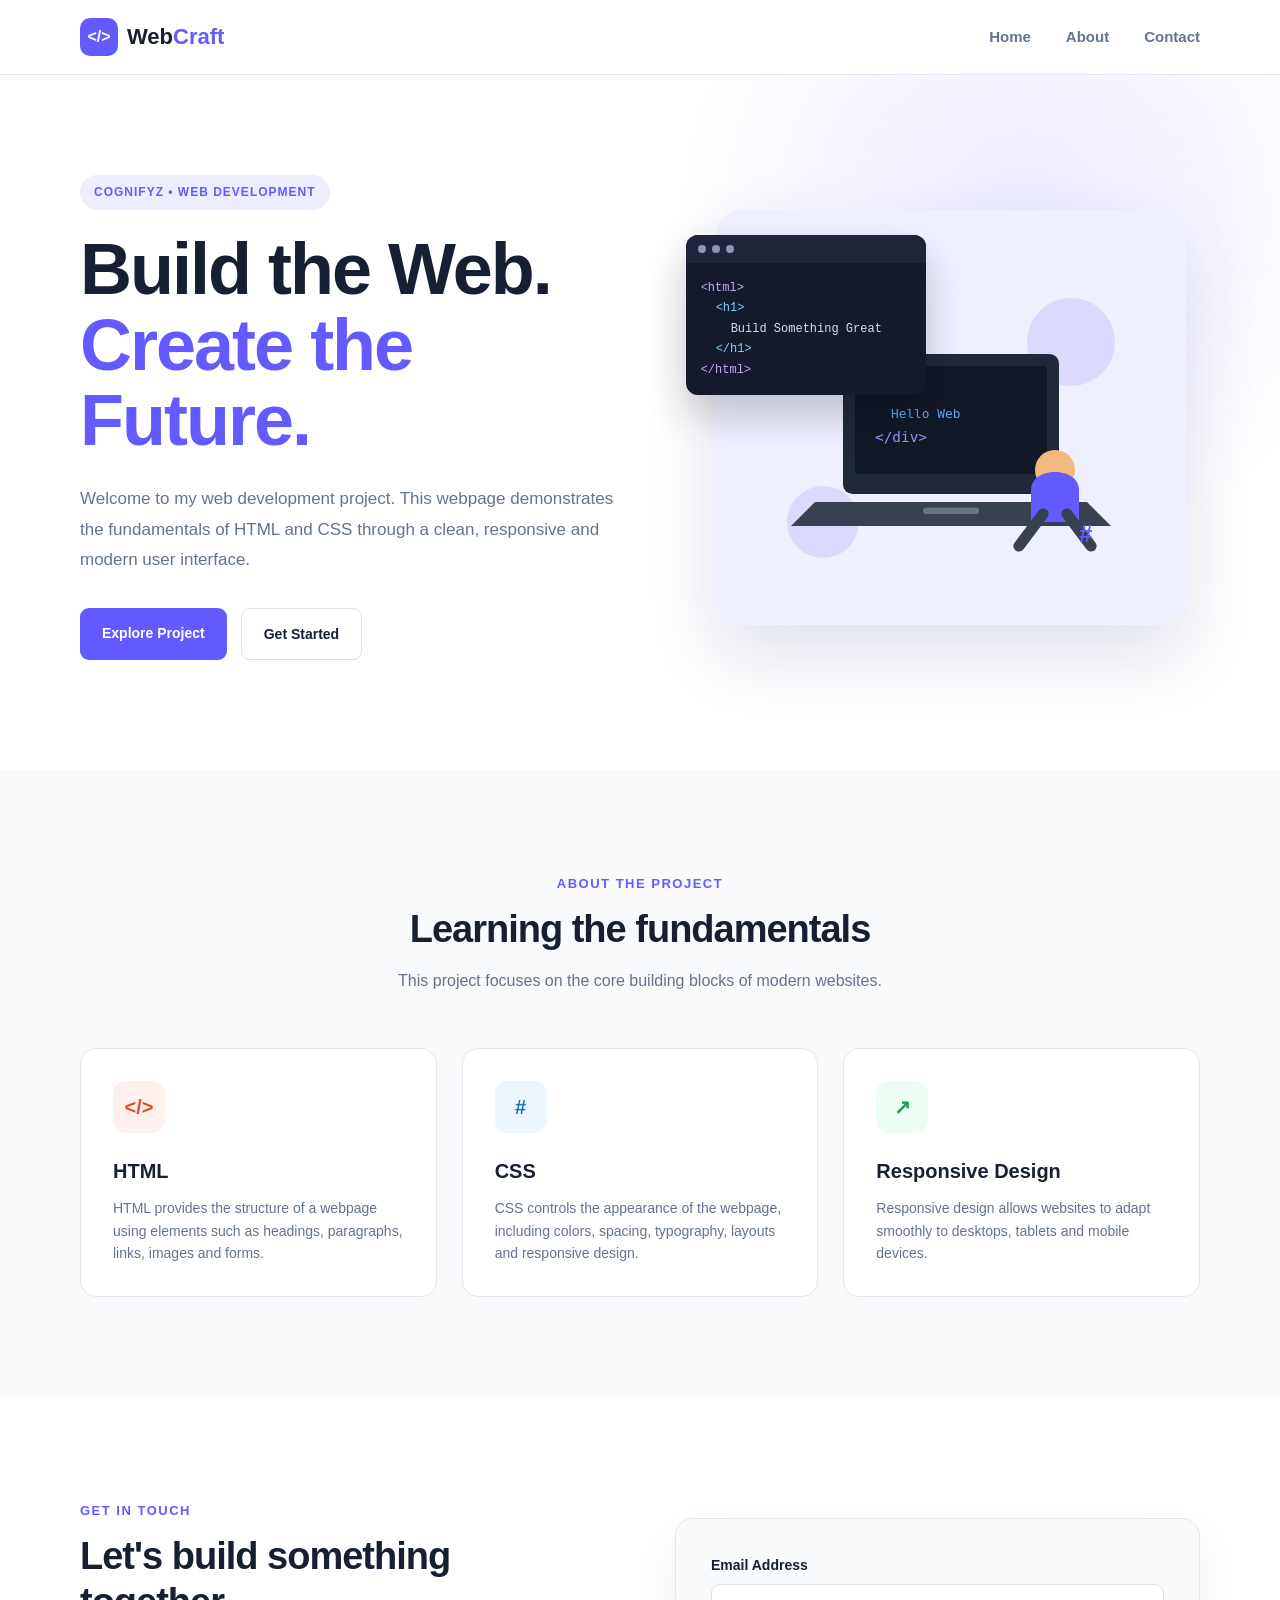
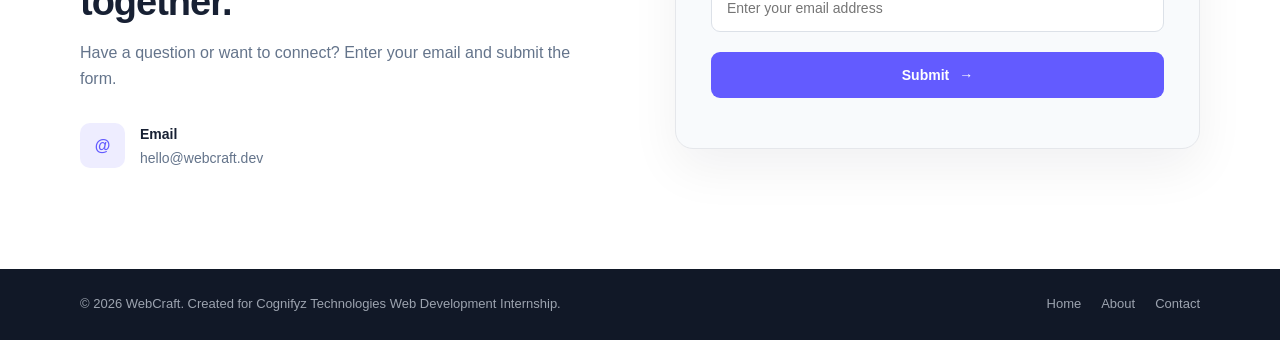
<file: Lvl1-Task-1/index.html>
<!DOCTYPE html>
<html lang="en">
<head>
    <meta charset="UTF-8">

    <meta name="viewport" content="width=device-width, initial-scale=1.0">

    <meta
        name="description"
        content="Cognifyz Web Development Internship - Level 1 Task 1"
    >

    <title>Web Development | Cognifyz Task 1</title>

    <link rel="stylesheet" href="style.css">
</head>

<body>

    <!-- ================= NAVIGATION ================= -->

    <header class="header">

        <div class="container navbar">

            <a href="#home" class="logo">
                <span class="logo-icon">&lt;/&gt;</span>
                <span>Web<span class="logo-highlight">Craft</span></span>
            </a>

            <nav class="navigation">
                <a href="#home">Home</a>
                <a href="#about">About</a>
                <a href="#contact">Contact</a>
            </nav>

        </div>

    </header>


    <!-- ================= HERO SECTION ================= -->

    <main>

        <section id="home" class="hero">

            <div class="container hero-content">

                <div class="hero-text">

                    <span class="badge">
                        COGNIFYZ • WEB DEVELOPMENT
                    </span>

                    <h1>
                        Build the Web.
                        <span>Create the Future.</span>
                    </h1>

                    <p>
                        Welcome to my web development project. This webpage
                        demonstrates the fundamentals of HTML and CSS through
                        a clean, responsive and modern user interface.
                    </p>

                    <div class="hero-buttons">

                        <a href="#about" class="primary-btn">
                            Explore Project
                        </a>

                        <a href="#contact" class="secondary-btn">
                            Get Started
                        </a>

                    </div>

                </div>


                <div class="hero-image">

                    <div class="image-card">

                        <div class="code-window">

                            <div class="window-header">
                                <span></span>
                                <span></span>
                                <span></span>
                            </div>

                            <div class="code-content">

                                <p>
                                    <span class="purple">&lt;html&gt;</span>
                                </p>

                                <p class="indent">
                                    <span class="blue">&lt;h1&gt;</span>
                                </p>

                                <p class="double-indent">
                                    Build Something Great
                                </p>

                                <p class="indent">
                                    <span class="blue">&lt;/h1&gt;</span>
                                </p>

                                <p>
                                    <span class="purple">&lt;/html&gt;</span>
                                </p>

                            </div>

                        </div>

                        <img
                            src="download.svg"
                            alt="Web development illustration"
                        >

                    </div>

                </div>

            </div>

        </section>


        <!-- ================= ABOUT SECTION ================= -->

        <section id="about" class="about">

            <div class="container">

                <div class="section-heading">

                    <span class="section-label">
                        ABOUT THE PROJECT
                    </span>

                    <h2>
                        Learning the fundamentals
                    </h2>

                    <p>
                        This project focuses on the core building blocks
                        of modern websites.
                    </p>

                </div>


                <div class="cards">

                    <article class="card">

                        <div class="card-icon html-icon">
                            &lt;/&gt;
                        </div>

                        <h3>HTML</h3>

                        <p>
                            HTML provides the structure of a webpage using
                            elements such as headings, paragraphs, links,
                            images and forms.
                        </p>

                    </article>


                    <article class="card">

                        <div class="card-icon css-icon">
                            #
                        </div>

                        <h3>CSS</h3>

                        <p>
                            CSS controls the appearance of the webpage,
                            including colors, spacing, typography, layouts
                            and responsive design.
                        </p>

                    </article>


                    <article class="card">

                        <div class="card-icon responsive-icon">
                            ↗
                        </div>

                        <h3>Responsive Design</h3>

                        <p>
                            Responsive design allows websites to adapt
                            smoothly to desktops, tablets and mobile devices.
                        </p>

                    </article>

                </div>

            </div>

        </section>


        <!-- ================= CONTACT / FORM SECTION ================= -->

        <section id="contact" class="contact">

            <div class="container contact-wrapper">

                <div class="contact-info">

                    <span class="section-label">
                        GET IN TOUCH
                    </span>

                    <h2>
                        Let's build something together.
                    </h2>

                    <p>
                        Have a question or want to connect?
                        Enter your email and submit the form.
                    </p>

                    <div class="contact-detail">

                        <div class="detail-icon">
                            @
                        </div>

                        <div>
                            <strong>Email</strong>
                            <p>hello@webcraft.dev</p>
                        </div>

                    </div>

                </div>


                <div class="form-container">

                    <form id="contactForm">

                        <div class="form-group">

                            <label for="email">
                                Email Address
                            </label>

                            <input
                                type="email"
                                id="email"
                                name="email"
                                placeholder="Enter your email address"
                                required
                            >

                        </div>


                        <button type="submit" class="submit-btn">
                            Submit
                            <span>→</span>
                        </button>


                        <p id="formMessage" class="form-message"></p>

                    </form>

                </div>

            </div>

        </section>

    </main>


    <!-- ================= FOOTER ================= -->

    <footer class="footer">

        <div class="container footer-content">

            <p>
                © 2026 WebCraft. Created for Cognifyz Technologies
                Web Development Internship.
            </p>

            <div class="footer-links">
                <a href="#home">Home</a>
                <a href="#about">About</a>
                <a href="#contact">Contact</a>
            </div>

        </div>

    </footer>


    <!-- JavaScript only for form interaction -->
    <script>

        const form = document.getElementById("contactForm");
        const message = document.getElementById("formMessage");

        form.addEventListener("submit", function(event) {

            event.preventDefault();

            message.textContent =
                "Thank you! Your email has been submitted successfully.";

            form.reset();

        });

    </script>

</body>
</html>
</file>
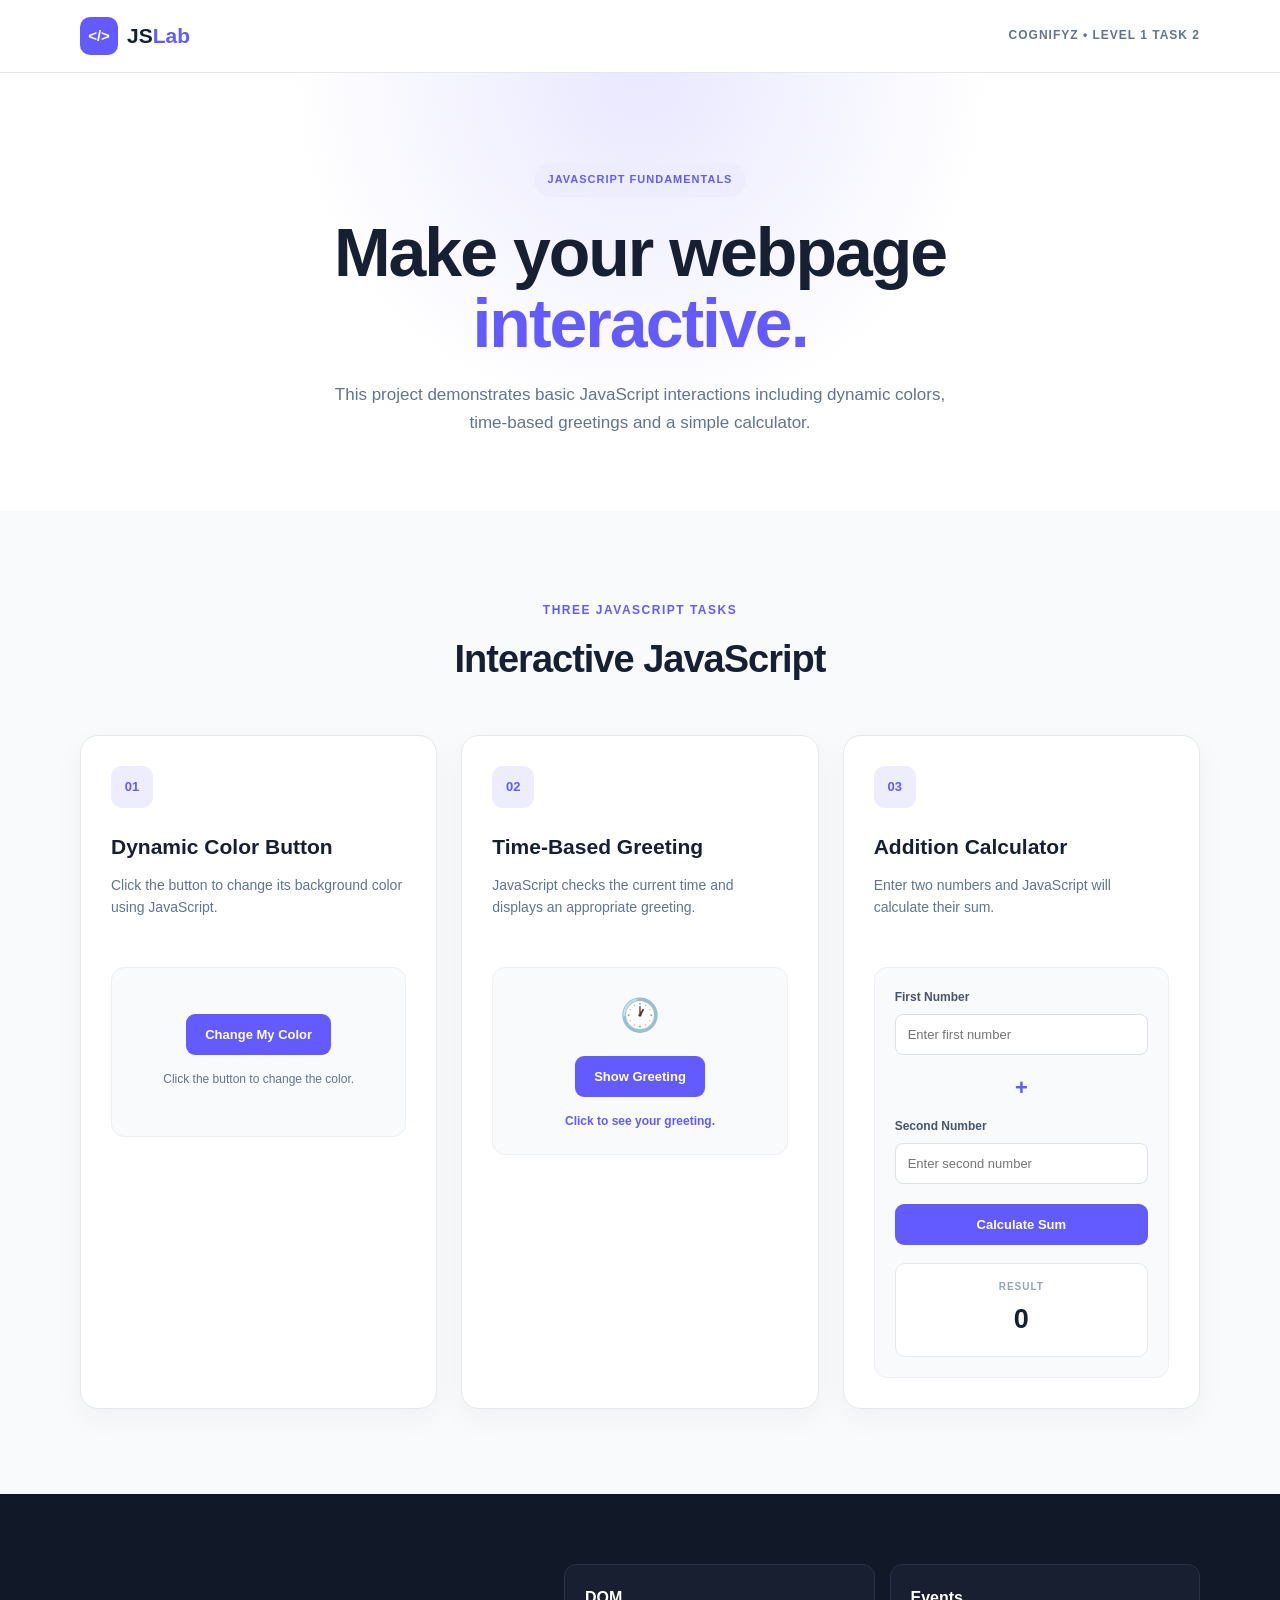
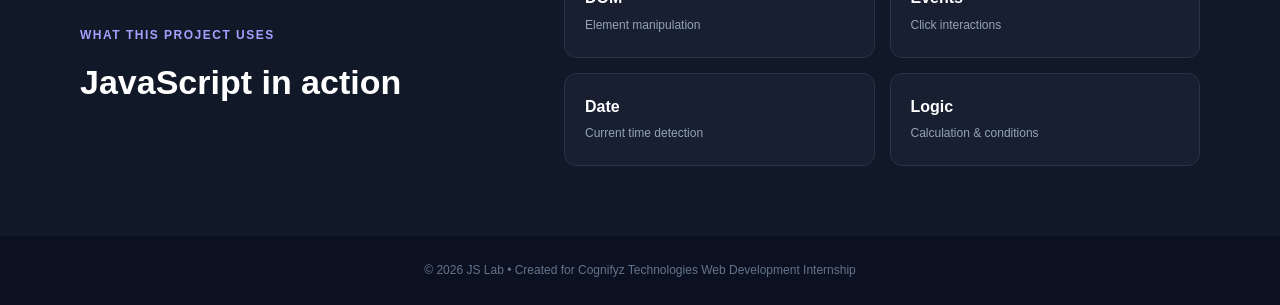
<file: Lvl1-Task-2/index.html>
<!DOCTYPE html>
<html lang="en">

<head>
    <meta charset="UTF-8">

    <meta name="viewport" content="width=device-width, initial-scale=1.0">

    <meta
        name="description"
        content="Cognifyz Level 1 Task 2 - JavaScript project"
    >

    <title>Cognifyz | JavaScript Task 2</title>

    <link rel="stylesheet" href="style.css">
</head>

<body>

    <!-- ================= HEADER ================= -->

    <header class="header">

        <div class="container navbar">

            <a href="#" class="logo">
                <span class="logo-icon">&lt;/&gt;</span>

                <span>
                    JS<span class="highlight">Lab</span>
                </span>
            </a>

            <span class="task-label">
                COGNIFYZ • LEVEL 1 TASK 2
            </span>

        </div>

    </header>


    <!-- ================= MAIN ================= -->

    <main>

        <!-- Hero -->

        <section class="hero">

            <div class="container">

                <span class="badge">
                    JAVASCRIPT FUNDAMENTALS
                </span>

                <h1>
                    Make your webpage
                    <span>interactive.</span>
                </h1>

                <p>
                    This project demonstrates basic JavaScript
                    interactions including dynamic colors, time-based
                    greetings and a simple calculator.
                </p>

            </div>

        </section>


        <!-- ================= TASK CARDS ================= -->

        <section class="tasks">

            <div class="container">

                <div class="section-heading">

                    <span>
                        THREE JAVASCRIPT TASKS
                    </span>

                    <h2>
                        Interactive JavaScript
                    </h2>

                </div>


                <div class="task-grid">


                    <!-- ================= TASK 1 ================= -->

                    <article class="task-card">

                        <div class="task-number">
                            01
                        </div>

                        <h3>
                            Dynamic Color Button
                        </h3>

                        <p>
                            Click the button to change its background
                            color using JavaScript.
                        </p>

                        <div class="demo-box">

                            <button
                                id="colorButton"
                                class="color-button"
                            >
                                Change My Color
                            </button>

                            <p
                                id="colorStatus"
                                class="status"
                            >
                                Click the button to change the color.
                            </p>

                        </div>

                    </article>


                    <!-- ================= TASK 2 ================= -->

                    <article class="task-card">

                        <div class="task-number">
                            02
                        </div>

                        <h3>
                            Time-Based Greeting
                        </h3>

                        <p>
                            JavaScript checks the current time and
                            displays an appropriate greeting.
                        </p>

                        <div class="demo-box greeting-box">

                            <div class="clock-icon">
                                🕐
                            </div>

                            <button
                                id="greetingButton"
                                class="primary-button"
                            >
                                Show Greeting
                            </button>

                            <p
                                id="greetingStatus"
                                class="status"
                            >
                                Click to see your greeting.
                            </p>

                        </div>

                    </article>


                    <!-- ================= TASK 3 ================= -->

                    <article class="task-card calculator-card">

                        <div class="task-number">
                            03
                        </div>

                        <h3>
                            Addition Calculator
                        </h3>

                        <p>
                            Enter two numbers and JavaScript will
                            calculate their sum.
                        </p>

                        <div class="calculator">

                            <div class="input-group">

                                <label for="numberOne">
                                    First Number
                                </label>

                                <input
                                    type="number"
                                    id="numberOne"
                                    placeholder="Enter first number"
                                >

                            </div>


                            <div class="plus">
                                +
                            </div>


                            <div class="input-group">

                                <label for="numberTwo">
                                    Second Number
                                </label>

                                <input
                                    type="number"
                                    id="numberTwo"
                                    placeholder="Enter second number"
                                >

                            </div>


                            <button
                                id="calculateButton"
                                class="primary-button calculate-button"
                            >
                                Calculate Sum
                            </button>


                            <div class="result">

                                <span>
                                    RESULT
                                </span>

                                <strong id="result">
                                    0
                                </strong>

                            </div>

                        </div>

                    </article>

                </div>

            </div>

        </section>


        <!-- ================= JAVASCRIPT CONCEPTS ================= -->

        <section class="concepts">

            <div class="container concepts-content">

                <div>

                    <span class="section-label">
                        WHAT THIS PROJECT USES
                    </span>

                    <h2>
                        JavaScript in action
                    </h2>

                </div>

                <div class="concept-list">

                    <div class="concept">
                        <strong>DOM</strong>
                        <span>Element manipulation</span>
                    </div>

                    <div class="concept">
                        <strong>Events</strong>
                        <span>Click interactions</span>
                    </div>

                    <div class="concept">
                        <strong>Date</strong>
                        <span>Current time detection</span>
                    </div>

                    <div class="concept">
                        <strong>Logic</strong>
                        <span>Calculation & conditions</span>
                    </div>

                </div>

            </div>

        </section>

    </main>


    <!-- ================= FOOTER ================= -->

    <footer class="footer">

        <div class="container">

            <p>
                © 2026 JS Lab • Created for Cognifyz Technologies
                Web Development Internship
            </p>

        </div>

    </footer>


    <!-- JavaScript -->

    <script src="script.js"></script>

</body>

</html>
</file>
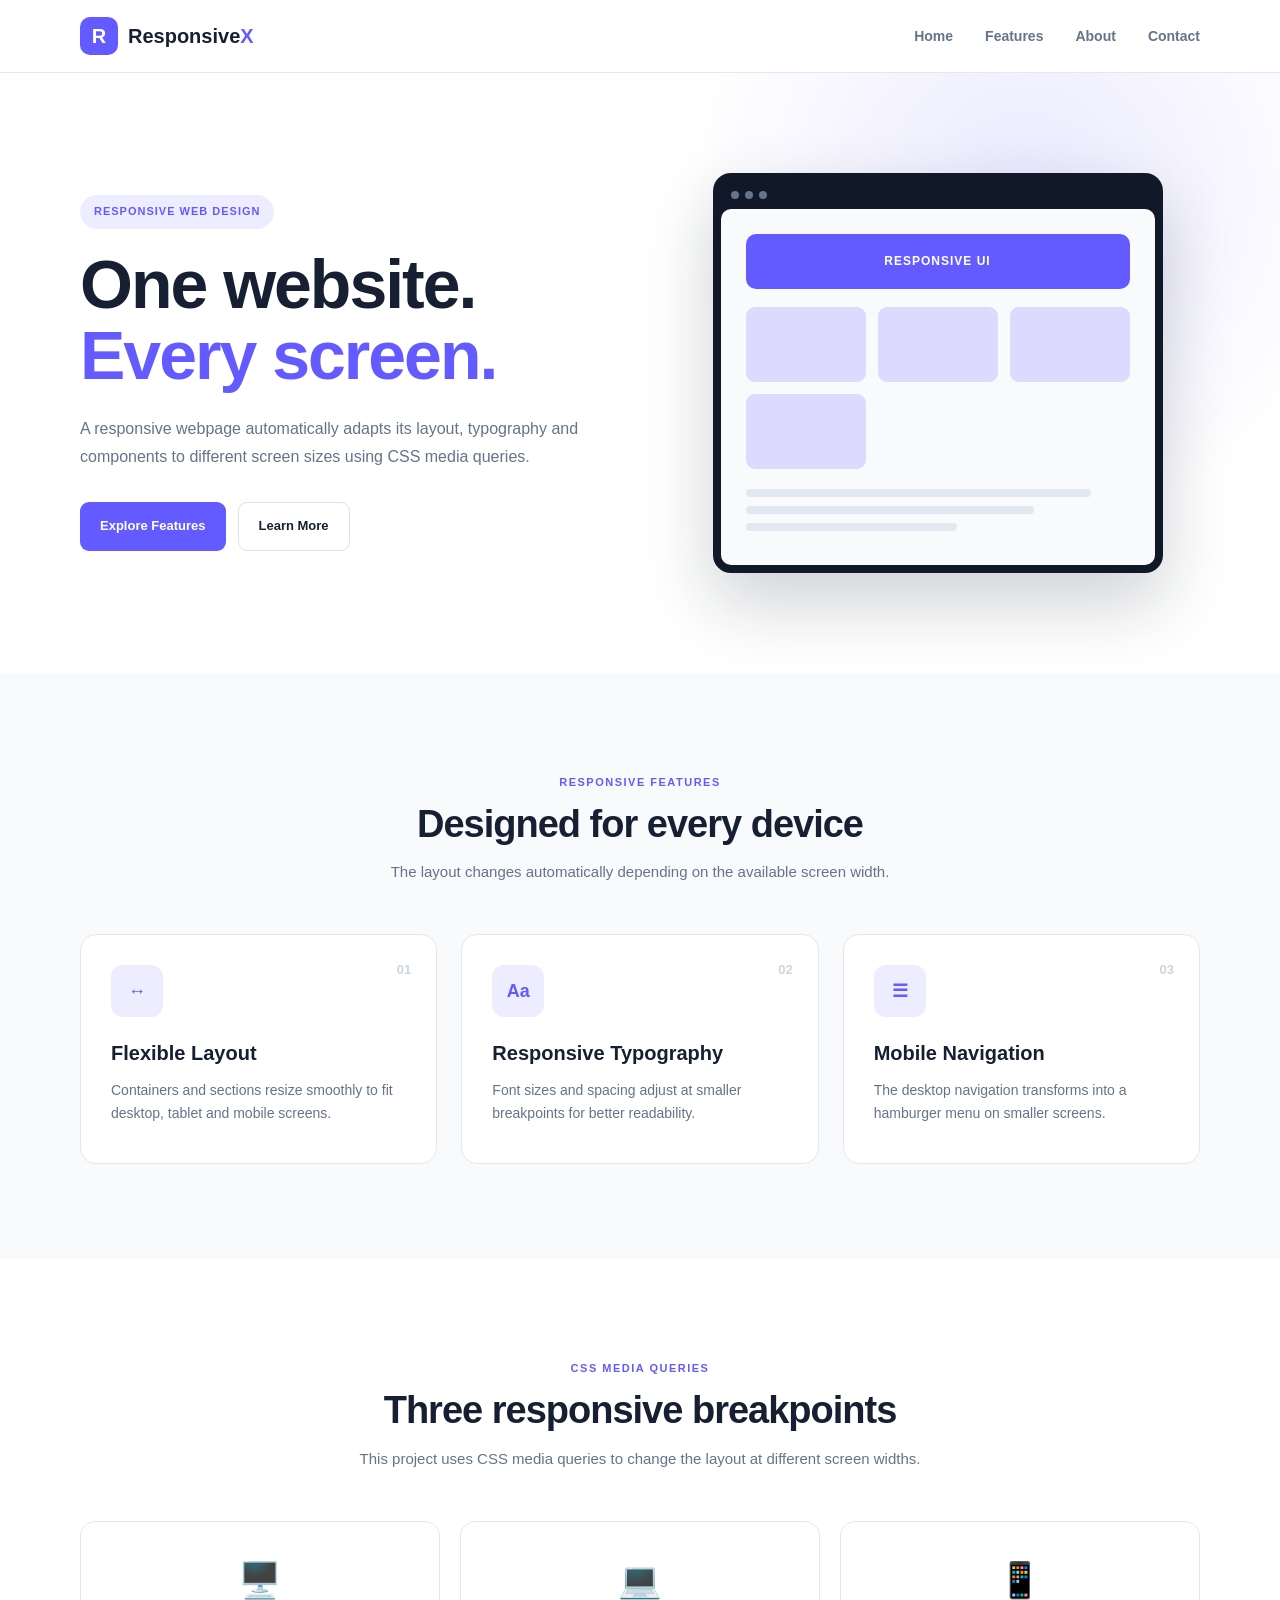
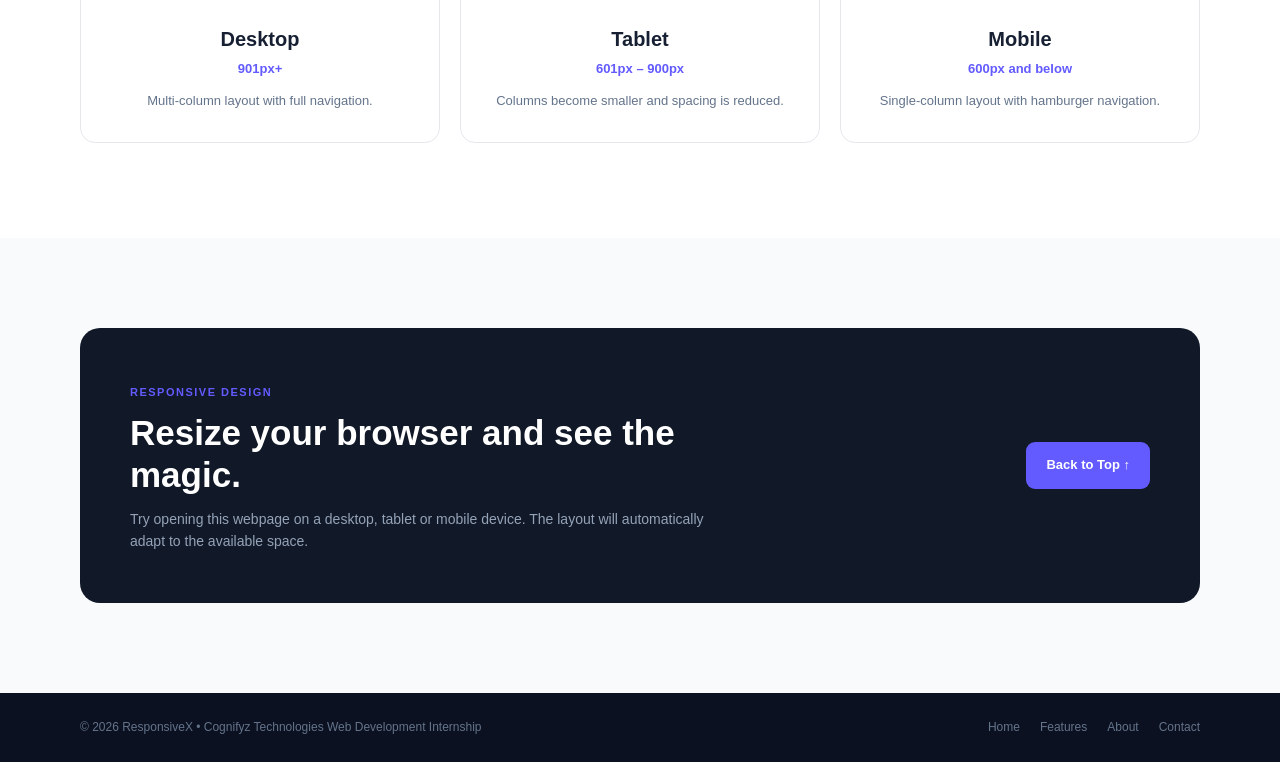
<file: Lvl2-task2/index.html>
<!DOCTYPE html>
<html lang="en">

<head>

    <meta charset="UTF-8">

    <meta
        name="viewport"
        content="width=device-width, initial-scale=1.0"
    >

    <meta
        name="description"
        content="Cognifyz Level 2 Task 2 - Responsive Web Design"
    >

    <title>ResponsiveX | Cognifyz Task 2</title>

    <link rel="stylesheet" href="style.css">

</head>


<body>


    <!-- =========================================
         NAVIGATION
    ========================================== -->

    <header class="header">

        <div class="container navbar">

            <!-- Logo -->

            <a href="#home" class="logo">

                <span class="logo-icon">
                    R
                </span>

                <span>
                    Responsive<span class="logo-highlight">X</span>
                </span>

            </a>


            <!-- Desktop Navigation -->

            <nav class="navigation" id="navigation">

                <a href="#home">Home</a>

                <a href="#features">Features</a>

                <a href="#about">About</a>

                <a href="#contact">Contact</a>

            </nav>


            <!-- Hamburger -->

            <button
                class="hamburger"
                id="hamburger"
                aria-label="Open navigation menu"
                aria-expanded="false"
            >

                <span></span>
                <span></span>
                <span></span>

            </button>

        </div>

    </header>



    <!-- =========================================
         MAIN
    ========================================== -->

    <main>


        <!-- =====================================
             HERO
        ====================================== -->

        <section id="home" class="hero">

            <div class="container hero-content">


                <div class="hero-text">

                    <span class="badge">
                        RESPONSIVE WEB DESIGN
                    </span>


                    <h1>
                        One website.
                        <span>Every screen.</span>
                    </h1>


                    <p>
                        A responsive webpage automatically adapts
                        its layout, typography and components to
                        different screen sizes using CSS media
                        queries.
                    </p>


                    <div class="hero-buttons">

                        <a
                            href="#features"
                            class="primary-button"
                        >
                            Explore Features
                        </a>


                        <a
                            href="#about"
                            class="secondary-button"
                        >
                            Learn More
                        </a>

                    </div>

                </div>


                <!-- Responsive Preview -->

                <div class="responsive-preview">

                    <div class="preview-window">

                        <div class="preview-top">

                            <span></span>
                            <span></span>
                            <span></span>

                        </div>


                        <div class="preview-content">

                            <div class="preview-header">
                                RESPONSIVE UI
                            </div>


                            <div class="preview-grid">

                                <div></div>
                                <div></div>
                                <div></div>
                                <div></div>

                            </div>


                            <div class="preview-lines">

                                <span></span>
                                <span></span>
                                <span></span>

                            </div>

                        </div>

                    </div>

                </div>

            </div>

        </section>



        <!-- =====================================
             FEATURES
        ====================================== -->

        <section id="features" class="features">

            <div class="container">


                <div class="section-heading">

                    <span>
                        RESPONSIVE FEATURES
                    </span>

                    <h2>
                        Designed for every device
                    </h2>

                    <p>
                        The layout changes automatically depending
                        on the available screen width.
                    </p>

                </div>


                <div class="feature-grid">


                    <!-- Feature 1 -->

                    <article class="feature-card">

                        <div class="feature-icon">
                            ↔
                        </div>

                        <h3>
                            Flexible Layout
                        </h3>

                        <p>
                            Containers and sections resize smoothly
                            to fit desktop, tablet and mobile
                            screens.
                        </p>

                        <span class="feature-number">
                            01
                        </span>

                    </article>


                    <!-- Feature 2 -->

                    <article class="feature-card">

                        <div class="feature-icon">
                            Aa
                        </div>

                        <h3>
                            Responsive Typography
                        </h3>

                        <p>
                            Font sizes and spacing adjust at smaller
                            breakpoints for better readability.
                        </p>

                        <span class="feature-number">
                            02
                        </span>

                    </article>


                    <!-- Feature 3 -->

                    <article class="feature-card">

                        <div class="feature-icon">
                            ☰
                        </div>

                        <h3>
                            Mobile Navigation
                        </h3>

                        <p>
                            The desktop navigation transforms into
                            a hamburger menu on smaller screens.
                        </p>

                        <span class="feature-number">
                            03
                        </span>

                    </article>

                </div>

            </div>

        </section>



        <!-- =====================================
             BREAKPOINT SECTION
        ====================================== -->

        <section id="about" class="breakpoints">

            <div class="container">


                <div class="section-heading">

                    <span>
                        CSS MEDIA QUERIES
                    </span>

                    <h2>
                        Three responsive breakpoints
                    </h2>

                    <p>
                        This project uses CSS media queries to
                        change the layout at different screen widths.
                    </p>

                </div>


                <div class="breakpoint-grid">


                    <div class="breakpoint-card">

                        <span class="device-icon">
                            🖥️
                        </span>

                        <h3>
                            Desktop
                        </h3>

                        <strong>
                            901px+
                        </strong>

                        <p>
                            Multi-column layout with full navigation.
                        </p>

                    </div>


                    <div class="breakpoint-card">

                        <span class="device-icon">
                            💻
                        </span>

                        <h3>
                            Tablet
                        </h3>

                        <strong>
                            601px – 900px
                        </strong>

                        <p>
                            Columns become smaller and spacing is
                            reduced.
                        </p>

                    </div>


                    <div class="breakpoint-card">

                        <span class="device-icon">
                            📱
                        </span>

                        <h3>
                            Mobile
                        </h3>

                        <strong>
                            600px and below
                        </strong>

                        <p>
                            Single-column layout with hamburger
                            navigation.
                        </p>

                    </div>

                </div>

            </div>

        </section>



        <!-- =====================================
             CONTACT
        ====================================== -->

        <section id="contact" class="contact">

            <div class="container contact-box">


                <div>

                    <span class="section-label">
                        RESPONSIVE DESIGN
                    </span>

                    <h2>
                        Resize your browser
                        and see the magic.
                    </h2>

                    <p>
                        Try opening this webpage on a desktop,
                        tablet or mobile device. The layout will
                        automatically adapt to the available space.
                    </p>

                </div>


                <a
                    href="#home"
                    class="primary-button"
                >
                    Back to Top ↑
                </a>

            </div>

        </section>

    </main>



    <!-- =========================================
         FOOTER
    ========================================== -->

    <footer class="footer">

        <div class="container footer-content">

            <p>
                © 2026 ResponsiveX • Cognifyz Technologies
                Web Development Internship
            </p>


            <div class="footer-links">

                <a href="#home">Home</a>

                <a href="#features">Features</a>

                <a href="#about">About</a>

                <a href="#contact">Contact</a>

            </div>

        </div>

    </footer>



    <!-- JavaScript -->

    <script src="script.js"></script>

</body>

</html>
</file>
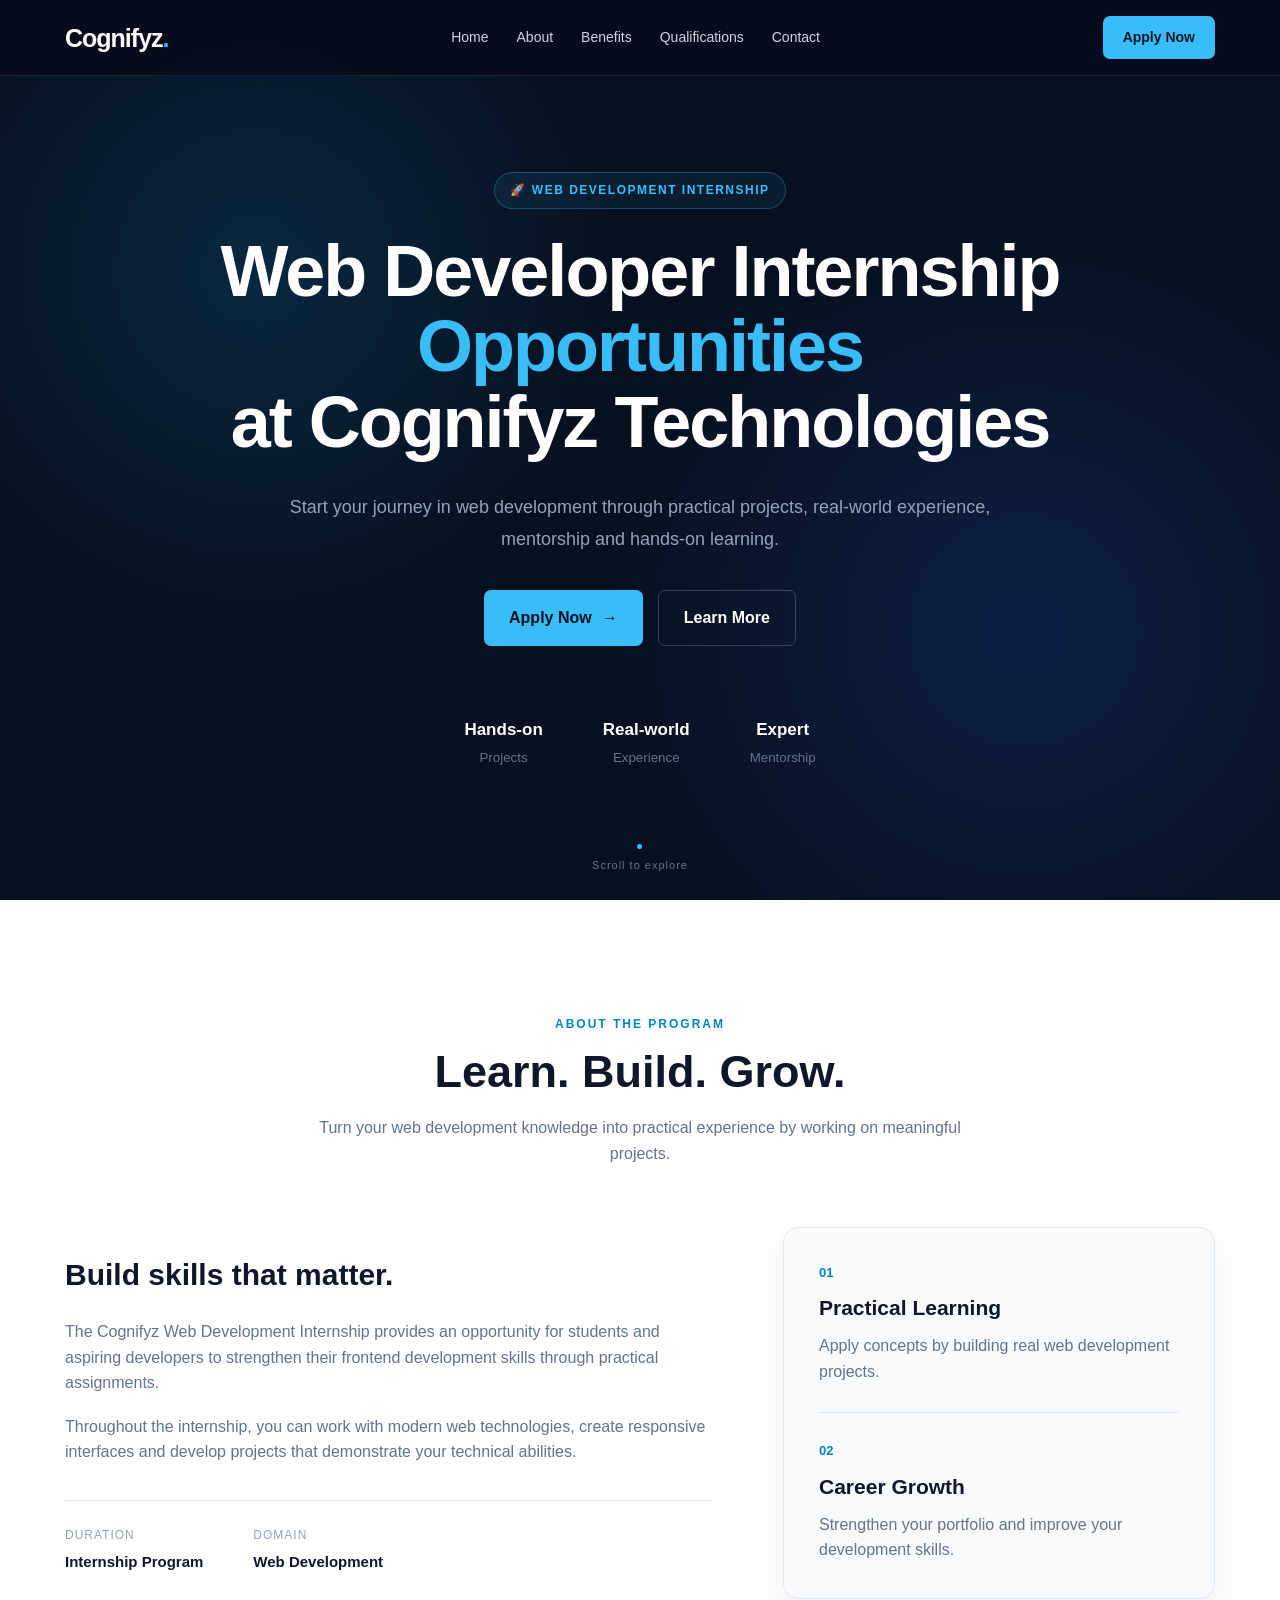
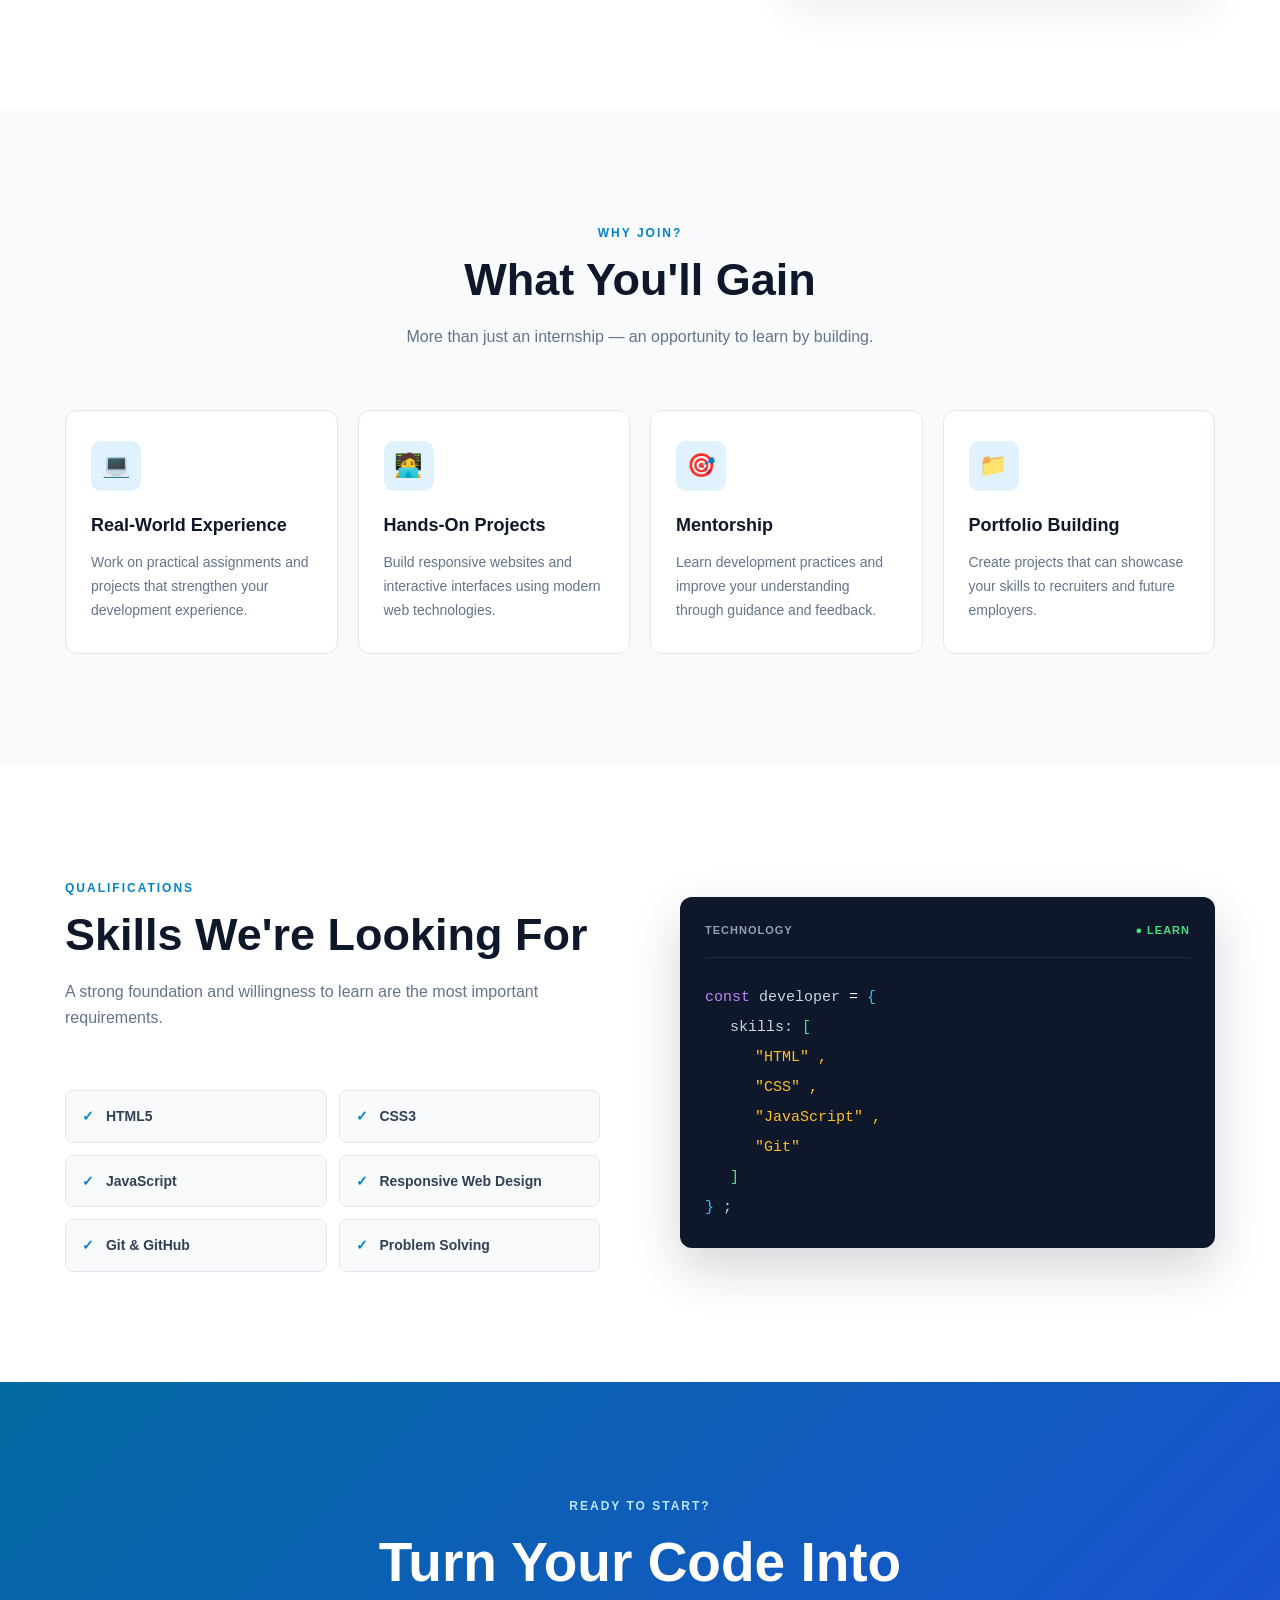
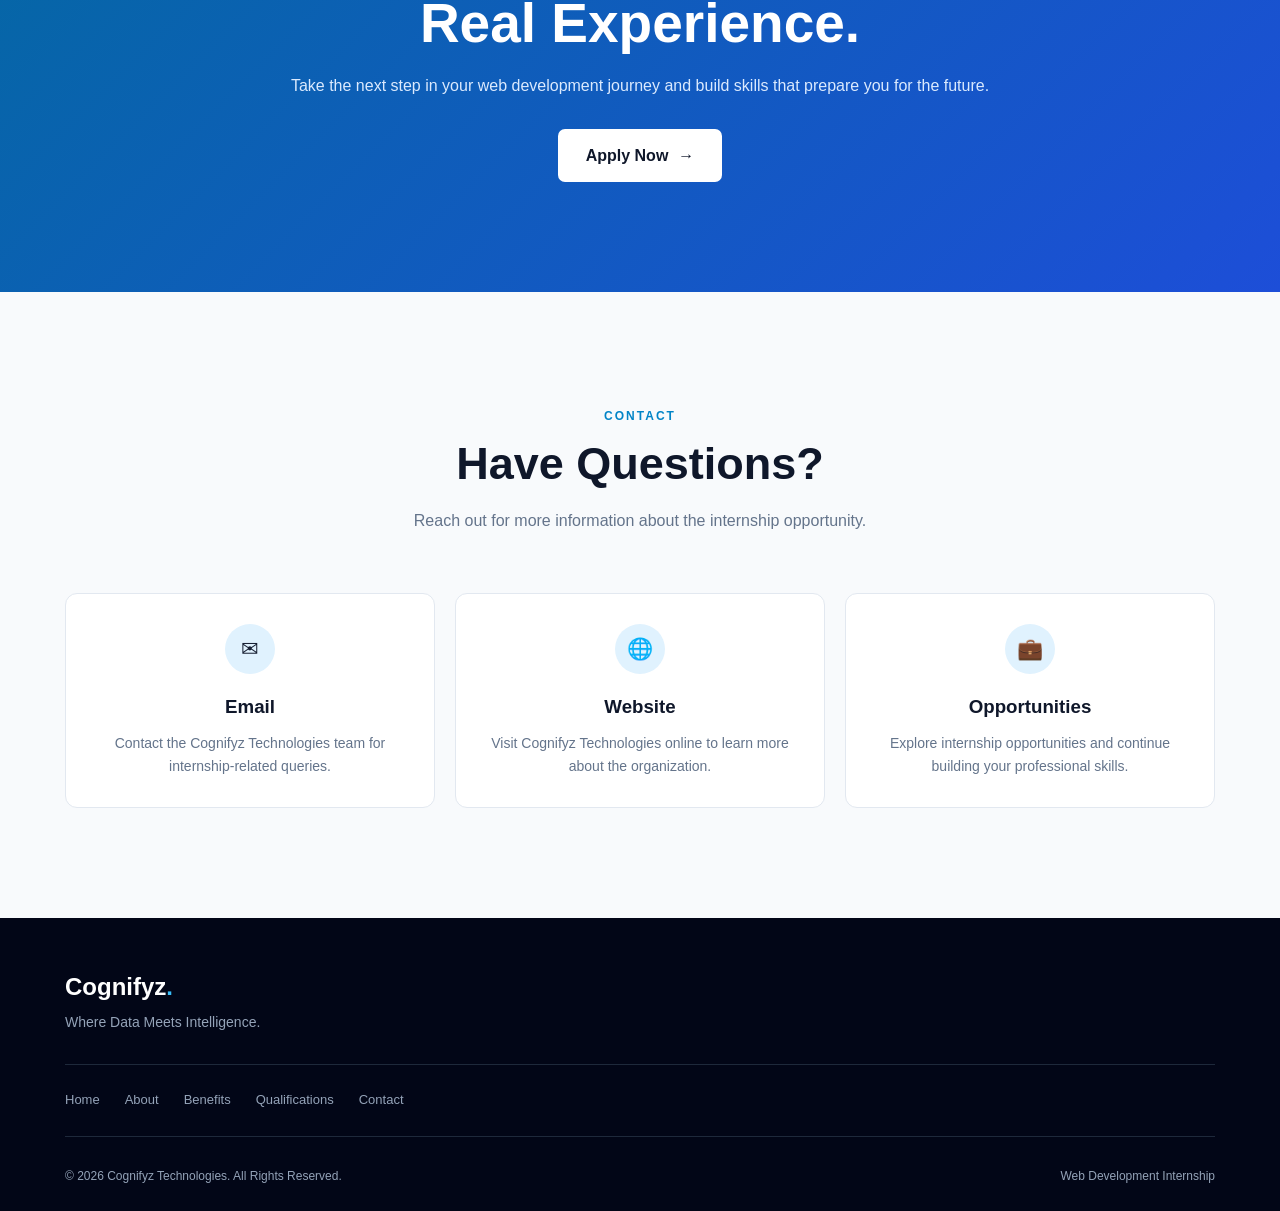
<file: Lvl3-task2/index.html>
<!DOCTYPE html>
<html lang="en">

<head>

    <meta charset="UTF-8">

    <meta
        name="viewport"
        content="width=device-width, initial-scale=1.0"
    >

    <meta
        name="description"
        content="Web Developer Internship Opportunities at Cognifyz Technologies"
    >

    <title>
        Web Developer Internship | Cognifyz Technologies
    </title>

    <link rel="stylesheet" href="style.css">

</head>


<body>


<!-- =========================
     NAVIGATION
========================= -->

<header class="header">

    <nav class="navbar">

        <a href="#home" class="logo">
            Cognifyz<span>.</span>
        </a>


        <div class="nav-links">

            <a href="#home">Home</a>

            <a href="#about">About</a>

            <a href="#benefits">Benefits</a>

            <a href="#skills">Qualifications</a>

            <a href="#contact">Contact</a>

        </div>


        <a
            href="#apply"
            class="nav-button"
        >
            Apply Now
        </a>

    </nav>

</header>



<!-- =========================
     HERO
========================= -->

<main>

<section id="home" class="hero">

    <div class="hero-background"></div>


    <div class="hero-content">

        <div class="hero-badge">
            🚀 WEB DEVELOPMENT INTERNSHIP
        </div>


        <h1>

            Web Developer Internship
            <span>Opportunities</span>
            at Cognifyz Technologies

        </h1>


        <p class="hero-description">

            Start your journey in web development through
            practical projects, real-world experience,
            mentorship and hands-on learning.

        </p>


        <div class="hero-buttons">

            <a
                href="#apply"
                class="primary-button"
            >
                Apply Now
                <span>→</span>
            </a>


            <a
                href="#about"
                class="secondary-button"
            >
                Learn More
            </a>

        </div>


        <div class="hero-stats">

            <div class="stat">

                <strong>
                    Hands-on
                </strong>

                <small>
                    Projects
                </small>

            </div>


            <div class="stat">

                <strong>
                    Real-world
                </strong>

                <small>
                    Experience
                </small>

            </div>


            <div class="stat">

                <strong>
                    Expert
                </strong>

                <small>
                    Mentorship
                </small>

            </div>

        </div>

    </div>


    <div class="scroll-indicator">

        <span></span>

        Scroll to explore

    </div>

</section>



<!-- =========================
     ABOUT
========================= -->

<section id="about" class="about section">

    <div class="section-container">


        <div class="section-heading">

            <span>
                ABOUT THE PROGRAM
            </span>

            <h2>
                Learn. Build. Grow.
            </h2>

            <p>
                Turn your web development knowledge into
                practical experience by working on
                meaningful projects.
            </p>

        </div>


        <div class="about-grid">


            <div class="about-content">

                <h3>
                    Build skills that matter.
                </h3>


                <p>
                    The Cognifyz Web Development Internship
                    provides an opportunity for students and
                    aspiring developers to strengthen their
                    frontend development skills through
                    practical assignments.
                </p>


                <p>
                    Throughout the internship, you can work
                    with modern web technologies, create
                    responsive interfaces and develop projects
                    that demonstrate your technical abilities.
                </p>


                <div class="program-info">

                    <div>

                        <span>Duration</span>

                        <strong>
                            Internship Program
                        </strong>

                    </div>


                    <div>

                        <span>Domain</span>

                        <strong>
                            Web Development
                        </strong>

                    </div>

                </div>

            </div>


            <div class="about-card">

                <div class="card-number">
                    01
                </div>

                <h3>
                    Practical Learning
                </h3>

                <p>
                    Apply concepts by building real
                    web development projects.
                </p>


                <div class="card-line"></div>


                <div class="card-number">
                    02
                </div>

                <h3>
                    Career Growth
                </h3>

                <p>
                    Strengthen your portfolio and
                    improve your development skills.
                </p>

            </div>

        </div>

    </div>

</section>



<!-- =========================
     BENEFITS
========================= -->

<section
    id="benefits"
    class="benefits section"
>

    <div class="section-container">


        <div class="section-heading">

            <span>
                WHY JOIN?
            </span>

            <h2>
                What You'll Gain
            </h2>

            <p>
                More than just an internship — an opportunity
                to learn by building.
            </p>

        </div>


        <div class="benefit-grid">


            <article class="benefit-card">

                <div class="benefit-icon">
                    💻
                </div>

                <h3>
                    Real-World Experience
                </h3>

                <p>
                    Work on practical assignments and
                    projects that strengthen your
                    development experience.
                </p>

            </article>


            <article class="benefit-card">

                <div class="benefit-icon">
                    🧑‍💻
                </div>

                <h3>
                    Hands-On Projects
                </h3>

                <p>
                    Build responsive websites and
                    interactive interfaces using
                    modern web technologies.
                </p>

            </article>


            <article class="benefit-card">

                <div class="benefit-icon">
                    🎯
                </div>

                <h3>
                    Mentorship
                </h3>

                <p>
                    Learn development practices and
                    improve your understanding through
                    guidance and feedback.
                </p>

            </article>


            <article class="benefit-card">

                <div class="benefit-icon">
                    📁
                </div>

                <h3>
                    Portfolio Building
                </h3>

                <p>
                    Create projects that can showcase
                    your skills to recruiters and
                    future employers.
                </p>

            </article>

        </div>

    </div>

</section>



<!-- =========================
     QUALIFICATIONS
========================= -->

<section
    id="skills"
    class="skills section"
>

    <div class="section-container">


        <div class="skills-grid">


            <div>

                <div class="section-heading left">

                    <span>
                        QUALIFICATIONS
                    </span>

                    <h2>
                        Skills We're Looking For
                    </h2>

                    <p>
                        A strong foundation and willingness
                        to learn are the most important
                        requirements.
                    </p>

                </div>


                <div class="skills-list">

                    <div class="skill">
                        <span>✓</span>
                        HTML5
                    </div>

                    <div class="skill">
                        <span>✓</span>
                        CSS3
                    </div>

                    <div class="skill">
                        <span>✓</span>
                        JavaScript
                    </div>

                    <div class="skill">
                        <span>✓</span>
                        Responsive Web Design
                    </div>

                    <div class="skill">
                        <span>✓</span>
                        Git & GitHub
                    </div>

                    <div class="skill">
                        <span>✓</span>
                        Problem Solving
                    </div>

                </div>

            </div>


            <div class="technology-card">

                <div class="tech-header">

                    <span>
                        TECHNOLOGY
                    </span>

                    <span class="status">
                        ● LEARN
                    </span>

                </div>


                <div class="tech-code">

                    <div>
                        <span class="code-purple">
                            const
                        </span>

                        developer
                        <span class="code-white">
                            =
                        </span>

                        <span class="code-blue">
                            {
                        </span>
                    </div>


                    <div class="indent">

                        skills:

                        <span class="code-green">
                            [
                        </span>

                    </div>


                    <div class="double-indent">

                        <span>
                            "HTML"
                        </span>,

                    </div>


                    <div class="double-indent">

                        <span>
                            "CSS"
                        </span>,

                    </div>


                    <div class="double-indent">

                        <span>
                            "JavaScript"
                        </span>,

                    </div>


                    <div class="double-indent">

                        <span>
                            "Git"
                        </span>

                    </div>


                    <div class="indent">

                        <span class="code-green">
                            ]
                        </span>

                    </div>


                    <div>

                        <span class="code-blue">
                            }
                        </span>;

                    </div>

                </div>

            </div>

        </div>

    </div>

</section>



<!-- =========================
     APPLICATION CTA
========================= -->

<section
    id="apply"
    class="apply-section"
>

    <div class="apply-content">

        <span>
            READY TO START?
        </span>


        <h2>
            Turn Your Code Into
            <br>
            Real Experience.
        </h2>


        <p>
            Take the next step in your web development
            journey and build skills that prepare you
            for the future.
        </p>


        <a
            href="#contact"
            class="apply-button"
        >
            Apply Now
            <span>→</span>
        </a>

    </div>

</section>



<!-- =========================
     CONTACT
========================= -->

<section
    id="contact"
    class="contact section"
>

    <div class="section-container">


        <div class="section-heading">

            <span>
                CONTACT
            </span>

            <h2>
                Have Questions?
            </h2>

            <p>
                Reach out for more information about
                the internship opportunity.
            </p>

        </div>


        <div class="contact-grid">


            <div class="contact-card">

                <div class="contact-icon">
                    ✉
                </div>

                <h3>
                    Email
                </h3>

                <p>
                    Contact the Cognifyz Technologies
                    team for internship-related queries.
                </p>

            </div>


            <div class="contact-card">

                <div class="contact-icon">
                    🌐
                </div>

                <h3>
                    Website
                </h3>

                <p>
                    Visit Cognifyz Technologies online
                    to learn more about the organization.
                </p>

            </div>


            <div class="contact-card">

                <div class="contact-icon">
                    💼
                </div>

                <h3>
                    Opportunities
                </h3>

                <p>
                    Explore internship opportunities and
                    continue building your professional skills.
                </p>

            </div>

        </div>

    </div>

</section>

</main>



<!-- =========================
     FOOTER
========================= -->

<footer>

    <div class="footer-container">


        <div class="footer-brand">

            <h3>
                Cognifyz<span>.</span>
            </h3>

            <p>
                Where Data Meets Intelligence.
            </p>

        </div>


        <div class="footer-links">

            <a href="#home">
                Home
            </a>

            <a href="#about">
                About
            </a>

            <a href="#benefits">
                Benefits
            </a>

            <a href="#skills">
                Qualifications
            </a>

            <a href="#contact">
                Contact
            </a>

        </div>


        <div class="footer-bottom">

            <p>
                © 2026 Cognifyz Technologies.
                All Rights Reserved.
            </p>

            <p>
                Web Development Internship
            </p>

        </div>

    </div>

</footer>



<script src="script.js"></script>

</body>

</html>
</file>
<file: Lvl1-Task-1/style.css>
/* =========================================
   RESET
========================================= */

* {
    margin: 0;
    padding: 0;
    box-sizing: border-box;
}

html {
    scroll-behavior: smooth;
}

body {
    font-family: Arial, Helvetica, sans-serif;
    background: #f8fafc;
    color: #172033;
    line-height: 1.6;
}

a {
    text-decoration: none;
    color: inherit;
}

img {
    max-width: 100%;
    display: block;
}


/* =========================================
   COMMON
========================================= */

.container {
    width: min(1120px, 92%);
    margin: auto;
}

.section-label {
    display: inline-block;
    font-size: 13px;
    font-weight: 700;
    letter-spacing: 1.5px;
    color: #635bff;
    margin-bottom: 12px;
}


/* =========================================
   HEADER / NAVIGATION
========================================= */

.header {
    position: sticky;
    top: 0;
    z-index: 1000;
    background: rgba(255, 255, 255, 0.95);
    border-bottom: 1px solid #e5e7eb;
    backdrop-filter: blur(10px);
}

.navbar {
    min-height: 74px;
    display: flex;
    align-items: center;
    justify-content: space-between;
}

.logo {
    display: flex;
    align-items: center;
    gap: 9px;
    font-size: 22px;
    font-weight: 800;
}

.logo-icon {
    display: flex;
    align-items: center;
    justify-content: center;

    width: 38px;
    height: 38px;

    border-radius: 10px;

    background: #635bff;
    color: white;

    font-size: 16px;
}

.logo-highlight {
    color: #635bff;
}

.navigation {
    display: flex;
    align-items: center;
    gap: 35px;
}

.navigation a {
    color: #64748b;
    font-size: 15px;
    font-weight: 600;

    transition: 0.3s;
}

.navigation a:hover {
    color: #635bff;
}


/* =========================================
   HERO
========================================= */

.hero {
    padding: 100px 0 110px;

    background:
        radial-gradient(
            circle at 80% 20%,
            rgba(99, 91, 255, 0.12),
            transparent 30%
        ),
        #ffffff;
}

.hero-content {
    display: grid;
    grid-template-columns: 1.05fr 0.95fr;
    align-items: center;
    gap: 70px;
}

.badge {
    display: inline-block;

    padding: 8px 14px;
    margin-bottom: 22px;

    border-radius: 50px;

    background: #eeedff;
    color: #635bff;

    font-size: 12px;
    font-weight: 800;
    letter-spacing: 1px;
}

.hero h1 {
    max-width: 650px;

    font-size: clamp(42px, 6vw, 72px);
    line-height: 1.05;

    letter-spacing: -2px;

    margin-bottom: 25px;
}

.hero h1 span {
    display: block;
    color: #635bff;
}

.hero-text > p {
    max-width: 600px;

    color: #64748b;

    font-size: 17px;
    line-height: 1.8;

    margin-bottom: 32px;
}

.hero-buttons {
    display: flex;
    gap: 14px;
    flex-wrap: wrap;
}

.primary-btn,
.secondary-btn {
    padding: 14px 22px;

    border-radius: 9px;

    font-size: 14px;
    font-weight: 700;

    transition: 0.3s;
}

.primary-btn {
    background: #635bff;
    color: white;
}

.primary-btn:hover {
    background: #5148e5;
    transform: translateY(-2px);
}

.secondary-btn {
    background: white;
    color: #172033;

    border: 1px solid #dce1e8;
}

.secondary-btn:hover {
    border-color: #635bff;
    color: #635bff;
}


/* =========================================
   HERO IMAGE
========================================= */

.hero-image {
    display: flex;
    justify-content: center;
}

.image-card {
    position: relative;

    width: 100%;
    max-width: 470px;

    padding: 35px;

    border-radius: 25px;

    background: #eef0ff;

    box-shadow:
        0 30px 70px rgba(41, 47, 120, 0.15);
}

.image-card img {
    width: 100%;
    margin-top: 25px;
}

.code-window {
    position: absolute;

    top: 25px;
    left: -30px;

    width: 240px;

    background: #15192c;

    border-radius: 12px;

    overflow: hidden;

    box-shadow:
        0 20px 40px rgba(0, 0, 0, 0.2);
}

.window-header {
    display: flex;
    gap: 6px;

    padding: 10px 12px;

    background: #20243b;
}

.window-header span {
    width: 8px;
    height: 8px;

    border-radius: 50%;

    background: #8f96b5;
}

.code-content {
    padding: 15px;

    color: #d9ddf5;

    font-family: Consolas, monospace;

    font-size: 12px;
    line-height: 1.7;
}

.indent {
    padding-left: 15px;
}

.double-indent {
    padding-left: 30px;
}

.purple {
    color: #c6a7ff;
}

.blue {
    color: #7dd3fc;
}


/* =========================================
   ABOUT
========================================= */

.about {
    padding: 100px 0;

    background: #f8fafc;
}

.section-heading {
    text-align: center;
    max-width: 650px;

    margin: 0 auto 55px;
}

.section-heading h2,
.contact-info h2 {
    font-size: 38px;
    line-height: 1.2;

    letter-spacing: -1px;

    margin-bottom: 15px;
}

.section-heading p {
    color: #64748b;
}

.cards {
    display: grid;

    grid-template-columns:
        repeat(3, 1fr);

    gap: 25px;
}

.card {
    padding: 32px;

    background: white;

    border: 1px solid #e5e7eb;

    border-radius: 16px;

    transition: 0.3s;
}

.card:hover {
    transform: translateY(-6px);

    border-color: #c8c5ff;

    box-shadow:
        0 20px 40px rgba(15, 23, 42, 0.08);
}

.card-icon {
    width: 52px;
    height: 52px;

    display: flex;
    align-items: center;
    justify-content: center;

    margin-bottom: 22px;

    border-radius: 13px;

    font-weight: 800;
    font-size: 20px;
}

.html-icon {
    background: #fff0ed;
    color: #e34c26;
}

.css-icon {
    background: #edf5ff;
    color: #1572b6;
}

.responsive-icon {
    background: #edfdf4;
    color: #16a34a;
}

.card h3 {
    font-size: 20px;
    margin-bottom: 10px;
}

.card p {
    color: #64748b;
    font-size: 14px;
}


/* =========================================
   CONTACT / FORM
========================================= */

.contact {
    padding: 100px 0;

    background: #ffffff;
}

.contact-wrapper {
    display: grid;

    grid-template-columns: 1fr 1fr;

    gap: 70px;

    align-items: center;
}

.contact-info p {
    color: #64748b;

    max-width: 500px;
}

.contact-detail {
    display: flex;
    align-items: center;

    gap: 15px;

    margin-top: 30px;
}

.detail-icon {
    width: 45px;
    height: 45px;

    display: flex;
    align-items: center;
    justify-content: center;

    border-radius: 10px;

    background: #eeedff;

    color: #635bff;

    font-weight: 800;
}

.contact-detail strong {
    font-size: 14px;
}

.contact-detail p {
    font-size: 14px;
}


/* =========================================
   FORM
========================================= */

.form-container {
    padding: 35px;

    border: 1px solid #e5e7eb;

    border-radius: 18px;

    background: #f8fafc;

    box-shadow:
        0 20px 50px rgba(15, 23, 42, 0.06);
}

.form-group {
    margin-bottom: 20px;
}

.form-group label {
    display: block;

    margin-bottom: 8px;

    font-size: 14px;
    font-weight: 700;
}

.form-group input {
    width: 100%;

    padding: 15px;

    border: 1px solid #dce1e8;

    border-radius: 9px;

    background: white;

    outline: none;

    font-size: 14px;

    transition: 0.3s;
}

.form-group input:focus {
    border-color: #635bff;

    box-shadow:
        0 0 0 3px rgba(99, 91, 255, 0.1);
}

.submit-btn {
    width: 100%;

    display: flex;
    justify-content: center;
    align-items: center;

    gap: 10px;

    padding: 15px;

    border: none;
    border-radius: 9px;

    background: #635bff;
    color: white;

    font-size: 14px;
    font-weight: 700;

    cursor: pointer;

    transition: 0.3s;
}

.submit-btn:hover {
    background: #5148e5;
}

.form-message {
    text-align: center;

    color: #16a34a;

    font-size: 13px;

    margin-top: 15px;
}


/* =========================================
   FOOTER
========================================= */

.footer {
    padding: 25px 0;

    background: #111827;

    color: #9ca3af;

    font-size: 13px;
}

.footer-content {
    display: flex;

    align-items: center;
    justify-content: space-between;

    gap: 20px;
}

.footer-links {
    display: flex;
    gap: 20px;
}

.footer-links a:hover {
    color: white;
}


/* =========================================
   RESPONSIVE DESIGN
========================================= */

@media (max-width: 900px) {

    .hero-content {
        grid-template-columns: 1fr;

        text-align: center;
    }

    .hero-text > p {
        margin-left: auto;
        margin-right: auto;
    }

    .hero-buttons {
        justify-content: center;
    }

    .hero-image {
        margin-top: 30px;
    }

    .cards {
        grid-template-columns: 1fr;
    }

    .contact-wrapper {
        grid-template-columns: 1fr;

        gap: 45px;
    }

    .contact-info {
        text-align: center;
    }

    .contact-info p {
        margin-left: auto;
        margin-right: auto;
    }

    .contact-detail {
        justify-content: center;
    }

}


@media (max-width: 600px) {

    .navbar {
        min-height: 65px;
    }

    .logo {
        font-size: 18px;
    }

    .logo-icon {
        width: 32px;
        height: 32px;
    }

    .navigation {
        gap: 16px;
    }

    .navigation a {
        font-size: 13px;
    }

    .hero {
        padding: 70px 0 80px;
    }

    .hero h1 {
        font-size: 44px;
        letter-spacing: -1.5px;
    }

    .hero-text > p {
        font-size: 15px;
    }

    .image-card {
        padding: 25px;
    }

    .code-window {
        position: relative;

        top: auto;
        left: auto;

        width: 100%;

        margin-bottom: 15px;
    }

    .section-heading h2,
    .contact-info h2 {
        font-size: 31px;
    }

    .about,
    .contact {
        padding: 75px 0;
    }

    .form-container {
        padding: 25px;
    }

    .footer-content {
        flex-direction: column;

        text-align: center;
    }

}
</file>
<file: Lvl1-Task-2/style.css>
/* =========================================
   RESET
========================================= */

* {
    margin: 0;
    padding: 0;
    box-sizing: border-box;
}

html {
    scroll-behavior: smooth;
}

body {
    font-family: Arial, Helvetica, sans-serif;

    background: #f8fafc;

    color: #172033;

    line-height: 1.6;
}


/* =========================================
   COMMON
========================================= */

.container {
    width: min(1120px, 92%);

    margin: auto;
}

.section-label,
.section-heading > span {
    color: #635bff;

    font-size: 12px;

    font-weight: 800;

    letter-spacing: 1.5px;
}


/* =========================================
   HEADER
========================================= */

.header {
    background: rgba(255, 255, 255, 0.96);

    border-bottom: 1px solid #e5e7eb;

    position: sticky;

    top: 0;

    z-index: 1000;

    backdrop-filter: blur(10px);
}

.navbar {
    min-height: 72px;

    display: flex;

    align-items: center;

    justify-content: space-between;
}

.logo {
    display: flex;

    align-items: center;

    gap: 9px;

    color: #172033;

    text-decoration: none;

    font-size: 21px;

    font-weight: 800;
}

.logo-icon {
    width: 38px;

    height: 38px;

    display: flex;

    align-items: center;

    justify-content: center;

    background: #635bff;

    color: white;

    border-radius: 10px;

    font-size: 15px;
}

.highlight {
    color: #635bff;
}

.task-label {
    color: #64748b;

    font-size: 12px;

    font-weight: 700;

    letter-spacing: 1px;
}


/* =========================================
   HERO
========================================= */

.hero {
    padding: 90px 0 75px;

    text-align: center;

    background:
        radial-gradient(
            circle at 50% 0%,
            rgba(99, 91, 255, 0.14),
            transparent 45%
        ),
        #ffffff;
}

.badge {
    display: inline-block;

    padding: 8px 14px;

    margin-bottom: 20px;

    border-radius: 50px;

    background: #eeedff;

    color: #635bff;

    font-size: 11px;

    font-weight: 800;

    letter-spacing: 1px;
}

.hero h1 {
    max-width: 800px;

    margin: auto;

    font-size: clamp(42px, 6vw, 68px);

    line-height: 1.05;

    letter-spacing: -2px;

    margin-bottom: 22px;
}

.hero h1 span {
    color: #635bff;
}

.hero p {
    max-width: 650px;

    margin: auto;

    color: #64748b;

    font-size: 17px;
}


/* =========================================
   TASK SECTION
========================================= */

.tasks {
    padding: 85px 0;
}

.section-heading {
    text-align: center;

    margin-bottom: 45px;
}

.section-heading h2 {
    font-size: 38px;

    margin-top: 8px;

    letter-spacing: -1px;
}

.task-grid {
    display: grid;

    grid-template-columns:
        repeat(3, 1fr);

    gap: 24px;
}


/* =========================================
   TASK CARD
========================================= */

.task-card {
    background: white;

    border: 1px solid #e5e7eb;

    border-radius: 18px;

    padding: 30px;

    transition: 0.3s;

    box-shadow:
        0 10px 30px rgba(15, 23, 42, 0.04);
}

.task-card:hover {
    transform: translateY(-6px);

    border-color: #c9c5ff;

    box-shadow:
        0 20px 45px rgba(15, 23, 42, 0.09);
}

.task-number {
    width: 42px;

    height: 42px;

    display: flex;

    align-items: center;

    justify-content: center;

    border-radius: 11px;

    background: #eeedff;

    color: #635bff;

    font-size: 13px;

    font-weight: 800;

    margin-bottom: 22px;
}

.task-card h3 {
    font-size: 21px;

    margin-bottom: 10px;
}

.task-card > p {
    color: #64748b;

    font-size: 14px;

    min-height: 68px;
}


/* =========================================
   DEMO BOX
========================================= */

.demo-box {
    margin-top: 25px;

    padding: 22px;

    min-height: 170px;

    display: flex;

    flex-direction: column;

    align-items: center;

    justify-content: center;

    gap: 15px;

    background: #f8fafc;

    border-radius: 13px;

    border: 1px solid #edf0f4;
}

.status {
    text-align: center;

    color: #64748b;

    font-size: 12px;
}


/* =========================================
   BUTTONS
========================================= */

.color-button,
.primary-button {
    border: none;

    border-radius: 9px;

    padding: 13px 19px;

    color: white;

    background: #635bff;

    font-size: 13px;

    font-weight: 700;

    cursor: pointer;

    transition: 0.25s;
}

.color-button:hover,
.primary-button:hover {
    transform: translateY(-2px);

    box-shadow:
        0 8px 20px rgba(99, 91, 255, 0.25);
}


/* =========================================
   GREETING
========================================= */

.greeting-box {
    text-align: center;
}

.clock-icon {
    font-size: 32px;
}

.greeting-box .status {
    min-height: 20px;

    color: #635bff;

    font-weight: 700;
}


/* =========================================
   CALCULATOR
========================================= */

.calculator {
    margin-top: 25px;

    padding: 20px;

    background: #f8fafc;

    border-radius: 13px;

    border: 1px solid #edf0f4;
}

.input-group {
    margin-bottom: 15px;
}

.input-group label {
    display: block;

    margin-bottom: 7px;

    font-size: 12px;

    font-weight: 700;

    color: #475569;
}

.input-group input {
    width: 100%;

    padding: 12px;

    border: 1px solid #dce1e8;

    border-radius: 8px;

    background: white;

    outline: none;

    font-size: 13px;

    transition: 0.25s;
}

.input-group input:focus {
    border-color: #635bff;

    box-shadow:
        0 0 0 3px rgba(99, 91, 255, 0.1);
}

.plus {
    text-align: center;

    color: #635bff;

    font-size: 22px;

    font-weight: 800;

    margin: 2px 0 12px;
}

.calculate-button {
    width: 100%;

    margin-top: 5px;
}

.result {
    margin-top: 18px;

    padding: 15px;

    border-radius: 10px;

    background: white;

    border: 1px solid #e5e7eb;

    text-align: center;
}

.result span {
    display: block;

    color: #94a3b8;

    font-size: 10px;

    font-weight: 800;

    letter-spacing: 1px;
}

.result strong {
    display: block;

    margin-top: 3px;

    color: #172033;

    font-size: 27px;
}


/* =========================================
   CONCEPTS
========================================= */

.concepts {
    padding: 70px 0;

    background: #111827;

    color: white;
}

.concepts-content {
    display: grid;

    grid-template-columns: 0.8fr 1.2fr;

    align-items: center;

    gap: 60px;
}

.concepts h2 {
    font-size: 34px;

    margin-top: 8px;
}

.concepts .section-label {
    color: #a5a0ff;
}

.concept-list {
    display: grid;

    grid-template-columns: 1fr 1fr;

    gap: 15px;
}

.concept {
    padding: 20px;

    border: 1px solid #293246;

    border-radius: 12px;

    background: #171f31;
}

.concept strong {
    display: block;

    color: #ffffff;

    font-size: 16px;
}

.concept span {
    color: #94a3b8;

    font-size: 12px;
}


/* =========================================
   FOOTER
========================================= */

.footer {
    padding: 25px 0;

    text-align: center;

    background: #0b1120;

    color: #64748b;

    font-size: 12px;
}


/* =========================================
   RESPONSIVE
========================================= */

@media (max-width: 950px) {

    .task-grid {
        grid-template-columns: 1fr;
    }

    .task-card > p {
        min-height: auto;
    }

    .concepts-content {
        grid-template-columns: 1fr;

        text-align: center;
    }

}


@media (max-width: 600px) {

    .navbar {
        min-height: 65px;
    }

    .task-label {
        font-size: 9px;
    }

    .hero {
        padding: 70px 0 60px;
    }

    .hero h1 {
        font-size: 43px;
    }

    .hero p {
        font-size: 15px;
    }

    .tasks {
        padding: 65px 0;
    }

    .section-heading h2 {
        font-size: 31px;
    }

    .task-card {
        padding: 23px;
    }

    .concept-list {
        grid-template-columns: 1fr;
    }

    .concepts {
        padding: 60px 0;
    }

}
</file>
<file: Lvl2-task2/style.css>
/* =========================================
   RESET
========================================= */

* {
    margin: 0;
    padding: 0;
    box-sizing: border-box;
}


html {
    scroll-behavior: smooth;
}


body {
    font-family:
        Arial,
        Helvetica,
        sans-serif;

    color: #172033;

    background: #f8fafc;

    line-height: 1.6;
}


a {
    text-decoration: none;
}


.container {
    width: min(1120px, 92%);

    margin: auto;
}


/* =========================================
   HEADER
========================================= */

.header {
    position: sticky;

    top: 0;

    z-index: 1000;

    background: rgba(255, 255, 255, 0.96);

    border-bottom: 1px solid #e5e7eb;

    backdrop-filter: blur(10px);
}


.navbar {
    min-height: 72px;

    display: flex;

    align-items: center;

    justify-content: space-between;
}


/* =========================================
   LOGO
========================================= */

.logo {
    display: flex;

    align-items: center;

    gap: 10px;

    color: #172033;

    font-size: 20px;

    font-weight: 800;
}


.logo-icon {
    width: 38px;

    height: 38px;

    display: flex;

    align-items: center;

    justify-content: center;

    border-radius: 10px;

    background: #635bff;

    color: white;

    font-weight: 800;
}


.logo-highlight {
    color: #635bff;
}


/* =========================================
   NAVIGATION
========================================= */

.navigation {
    display: flex;

    align-items: center;

    gap: 32px;
}


.navigation a {
    color: #64748b;

    font-size: 14px;

    font-weight: 700;

    transition: 0.25s;
}


.navigation a:hover {
    color: #635bff;
}


/* =========================================
   HAMBURGER
========================================= */

.hamburger {
    display: none;

    width: 42px;

    height: 42px;

    padding: 9px;

    border: 1px solid #e2e8f0;

    border-radius: 9px;

    background: white;

    cursor: pointer;
}


.hamburger span {
    display: block;

    width: 100%;

    height: 2px;

    margin: 5px 0;

    background: #172033;

    border-radius: 10px;

    transition: 0.3s;
}


/* =========================================
   HERO
========================================= */

.hero {
    padding: 100px 0;

    background:
        radial-gradient(
            circle at 80% 20%,
            rgba(99, 91, 255, 0.13),
            transparent 30%
        ),
        #ffffff;
}


.hero-content {
    display: grid;

    grid-template-columns: 1fr 1fr;

    align-items: center;

    gap: 70px;
}


.badge {
    display: inline-block;

    padding: 8px 14px;

    margin-bottom: 20px;

    border-radius: 50px;

    background: #eeedff;

    color: #635bff;

    font-size: 11px;

    font-weight: 800;

    letter-spacing: 1px;
}


.hero h1 {
    max-width: 650px;

    margin-bottom: 23px;

    font-size: clamp(44px, 6vw, 68px);

    line-height: 1.05;

    letter-spacing: -2px;
}


.hero h1 span {
    display: block;

    color: #635bff;
}


.hero-text > p {
    max-width: 590px;

    margin-bottom: 30px;

    color: #64748b;

    font-size: 16px;

    line-height: 1.8;
}


/* =========================================
   BUTTONS
========================================= */

.hero-buttons {
    display: flex;

    flex-wrap: wrap;

    gap: 12px;
}


.primary-button,
.secondary-button {
    display: inline-flex;

    align-items: center;

    justify-content: center;

    padding: 13px 20px;

    border-radius: 9px;

    font-size: 13px;

    font-weight: 700;

    transition: 0.25s;
}


.primary-button {
    background: #635bff;

    color: white;
}


.primary-button:hover {
    background: #5148e5;

    transform: translateY(-2px);
}


.secondary-button {
    background: white;

    color: #172033;

    border: 1px solid #dce1e8;
}


.secondary-button:hover {
    color: #635bff;

    border-color: #635bff;
}


/* =========================================
   RESPONSIVE PREVIEW
========================================= */

.responsive-preview {
    display: flex;

    justify-content: center;
}


.preview-window {
    width: 100%;

    max-width: 450px;

    padding: 8px;

    border-radius: 18px;

    background: #111827;

    box-shadow:
        0 30px 70px rgba(15, 23, 42, 0.2);
}


.preview-top {
    display: flex;

    gap: 6px;

    padding: 10px;
}


.preview-top span {
    width: 8px;

    height: 8px;

    border-radius: 50%;

    background: #64748b;
}


.preview-content {
    padding: 25px;

    min-height: 290px;

    border-radius: 10px;

    background: #f8fafc;
}


.preview-header {
    padding: 18px;

    border-radius: 10px;

    background: #635bff;

    color: white;

    text-align: center;

    font-size: 12px;

    font-weight: 800;

    letter-spacing: 1px;
}


.preview-grid {
    display: grid;

    grid-template-columns: repeat(3, 1fr);

    gap: 12px;

    margin-top: 18px;
}


.preview-grid div {
    height: 75px;

    border-radius: 9px;

    background: #ddd9ff;
}


.preview-lines {
    margin-top: 20px;
}


.preview-lines span {
    display: block;

    height: 8px;

    margin-bottom: 9px;

    border-radius: 10px;

    background: #e2e8f0;
}


.preview-lines span:nth-child(1) {
    width: 90%;
}


.preview-lines span:nth-child(2) {
    width: 75%;
}


.preview-lines span:nth-child(3) {
    width: 55%;
}


/* =========================================
   SECTION HEADINGS
========================================= */

.section-heading {
    max-width: 680px;

    margin: 0 auto 50px;

    text-align: center;
}


.section-heading > span,
.section-label {
    color: #635bff;

    font-size: 11px;

    font-weight: 800;

    letter-spacing: 1.5px;
}


.section-heading h2 {
    margin: 8px 0 13px;

    font-size: 38px;

    line-height: 1.2;

    letter-spacing: -1px;
}


.section-heading p {
    color: #64748b;

    font-size: 15px;
}


/* =========================================
   FEATURES
========================================= */

.features {
    padding: 95px 0;

    background: #f8fafc;
}


.feature-grid {
    display: grid;

    grid-template-columns: repeat(3, 1fr);

    gap: 24px;
}


.feature-card {
    position: relative;

    overflow: hidden;

    padding: 30px;

    min-height: 230px;

    background: white;

    border: 1px solid #e5e7eb;

    border-radius: 16px;

    transition: 0.3s;
}


.feature-card:hover {
    transform: translateY(-6px);

    border-color: #c9c5ff;

    box-shadow:
        0 20px 40px rgba(15, 23, 42, 0.08);
}


.feature-icon {
    width: 52px;

    height: 52px;

    display: flex;

    align-items: center;

    justify-content: center;

    margin-bottom: 20px;

    border-radius: 12px;

    background: #eeedff;

    color: #635bff;

    font-weight: 800;

    font-size: 18px;
}


.feature-card h3 {
    margin-bottom: 10px;

    font-size: 20px;
}


.feature-card p {
    color: #64748b;

    font-size: 14px;
}


.feature-number {
    position: absolute;

    right: 25px;

    top: 25px;

    color: #cbd5e1;

    font-size: 13px;

    font-weight: 800;
}


/* =========================================
   BREAKPOINTS
========================================= */

.breakpoints {
    padding: 95px 0;

    background: white;
}


.breakpoint-grid {
    display: grid;

    grid-template-columns: repeat(3, 1fr);

    gap: 20px;
}


.breakpoint-card {
    padding: 30px;

    text-align: center;

    border: 1px solid #e5e7eb;

    border-radius: 15px;

    background: #ffffff;
}


.device-icon {
    display: block;

    margin-bottom: 15px;

    font-size: 35px;
}


.breakpoint-card h3 {
    margin-bottom: 4px;

    font-size: 20px;
}


.breakpoint-card strong {
    display: block;

    margin-bottom: 12px;

    color: #635bff;

    font-size: 13px;
}


.breakpoint-card p {
    color: #64748b;

    font-size: 13px;
}


/* =========================================
   CONTACT
========================================= */

.contact {
    padding: 90px 0;

    background: #f8fafc;
}


.contact-box {
    display: flex;

    align-items: center;

    justify-content: space-between;

    gap: 40px;

    padding: 50px;

    border-radius: 20px;

    background: #111827;

    color: white;
}


.contact-box h2 {
    max-width: 600px;

    margin: 8px 0 12px;

    font-size: 35px;

    line-height: 1.2;
}


.contact-box p {
    max-width: 600px;

    color: #94a3b8;

    font-size: 14px;
}


/* =========================================
   FOOTER
========================================= */

.footer {
    padding: 25px 0;

    background: #0b1120;

    color: #64748b;

    font-size: 12px;
}


.footer-content {
    display: flex;

    align-items: center;

    justify-content: space-between;

    gap: 20px;
}


.footer-links {
    display: flex;

    gap: 20px;
}


.footer-links a {
    color: #64748b;
}


.footer-links a:hover {
    color: white;
}


/* =====================================================
   TABLET
   601px - 900px
===================================================== */

@media (max-width: 900px) {

    .hero {
        padding: 80px 0;
    }


    .hero-content {
        grid-template-columns: 1fr;

        text-align: center;

        gap: 50px;
    }


    .hero-text > p {
        margin-left: auto;

        margin-right: auto;
    }


    .hero-buttons {
        justify-content: center;
    }


    .responsive-preview {
        margin: auto;

        width: 80%;
    }


    .feature-grid,
    .breakpoint-grid {
        grid-template-columns: 1fr 1fr;
    }


    .contact-box {
        flex-direction: column;

        align-items: flex-start;
    }

}


/* =====================================================
   MOBILE
   600px and below
===================================================== */

@media (max-width: 600px) {

    /* Navigation */

    .navbar {
        min-height: 65px;
    }


    .navigation {
        position: absolute;

        top: 65px;

        left: 0;

        width: 100%;

        padding: 10px 4% 20px;

        display: none;

        flex-direction: column;

        align-items: stretch;

        gap: 0;

        background: white;

        border-bottom: 1px solid #e5e7eb;

        box-shadow:
            0 15px 30px rgba(15, 23, 42, 0.08);
    }


    .navigation.active {
        display: flex;
    }


    .navigation a {
        padding: 13px 10px;

        border-bottom: 1px solid #f1f5f9;
    }


    .hamburger {
        display: block;
    }


    /* Hamburger animation */

    .hamburger.active span:nth-child(1) {
        transform:
            translateY(7px)
            rotate(45deg);
    }


    .hamburger.active span:nth-child(2) {
        opacity: 0;
    }


    .hamburger.active span:nth-child(3) {
        transform:
            translateY(-7px)
            rotate(-45deg);
    }


    /* Hero */

    .hero {
        padding: 65px 0;
    }


    .hero h1 {
        font-size: 43px;

        letter-spacing: -1.5px;
    }


    .hero-text > p {
        font-size: 14px;
    }


    .responsive-preview {
        width: 100%;
    }


    .preview-content {
        min-height: 230px;

        padding: 18px;
    }


    .preview-grid {
        grid-template-columns: 1fr 1fr;
    }


    .preview-grid div {
        height: 55px;
    }


    /* Sections */

    .features,
    .breakpoints {
        padding: 70px 0;
    }


    .section-heading {
        margin-bottom: 35px;
    }


    .section-heading h2 {
        font-size: 30px;
    }


    /* Feature cards */

    .feature-grid,
    .breakpoint-grid {
        grid-template-columns: 1fr;
    }


    .feature-card {
        min-height: auto;
    }


    /* Contact */

    .contact {
        padding: 70px 0;
    }


    .contact-box {
        padding: 30px 25px;

        text-align: center;

        align-items: center;
    }


    .contact-box h2 {
        font-size: 29px;
    }


    /* Footer */

    .footer-content {
        flex-direction: column;

        text-align: center;
    }

}
</file>
<file: Lvl3-task2/style.css>
/* =========================
   RESET
========================= */

* {
    margin: 0;
    padding: 0;
    box-sizing: border-box;
}


html {
    scroll-behavior: smooth;
}


body {
    font-family:
        Arial,
        Helvetica,
        sans-serif;

    color: #172033;

    background: #ffffff;

    line-height: 1.6;
}


a {
    text-decoration: none;
}


button,
a {
    -webkit-tap-highlight-color: transparent;
}



/* =========================
   HEADER
========================= */

.header {
    position: fixed;

    top: 0;
    left: 0;

    width: 100%;

    z-index: 1000;

    background:
        rgba(7, 13, 28, 0.92);

    backdrop-filter: blur(15px);

    border-bottom:
        1px solid rgba(255, 255, 255, 0.08);
}


.navbar {
    max-width: 1200px;

    height: 75px;

    margin: auto;

    padding: 0 25px;

    display: flex;

    align-items: center;

    justify-content: space-between;
}


.logo {
    color: #ffffff;

    font-size: 25px;

    font-weight: 800;

    letter-spacing: -1px;
}


.logo span {
    color: #38bdf8;
}


.nav-links {
    display: flex;

    align-items: center;

    gap: 28px;
}


.nav-links a {
    color: #cbd5e1;

    font-size: 14px;

    transition: 0.3s;
}


.nav-links a:hover {
    color: #38bdf8;
}


.nav-button {
    padding: 10px 20px;

    color: #0f172a;

    background: #38bdf8;

    border-radius: 7px;

    font-size: 14px;

    font-weight: 700;

    transition: 0.3s;
}


.nav-button:hover {
    background: #ffffff;

    transform: translateY(-2px);
}



/* =========================
   HERO
========================= */

.hero {
    position: relative;

    min-height: 100vh;

    display: flex;

    align-items: center;

    justify-content: center;

    overflow: hidden;

    padding: 120px 25px 80px;

    background:
        #07101f;
}


.hero-background {
    position: absolute;

    inset: 0;

    background:
        radial-gradient(
            circle at 20% 30%,
            rgba(14, 165, 233, 0.16),
            transparent 30%
        ),
        radial-gradient(
            circle at 80% 70%,
            rgba(37, 99, 235, 0.18),
            transparent 35%
        );
}


.hero-content {
    position: relative;

    z-index: 2;

    max-width: 1000px;

    text-align: center;
}


.hero-badge {
    display: inline-block;

    padding: 8px 15px;

    margin-bottom: 25px;

    color: #38bdf8;

    border:
        1px solid
        rgba(56, 189, 248, 0.3);

    background:
        rgba(56, 189, 248, 0.08);

    border-radius: 30px;

    font-size: 12px;

    font-weight: 700;

    letter-spacing: 1.5px;
}


.hero h1 {
    color: #ffffff;

    font-size: clamp(42px, 6vw, 72px);

    line-height: 1.05;

    letter-spacing: -2px;

    margin-bottom: 30px;
}


.hero h1 span {
    display: block;

    color: #38bdf8;
}


.hero-description {
    max-width: 720px;

    margin: auto;

    color: #94a3b8;

    font-size: 18px;

    line-height: 1.8;
}


.hero-buttons {
    margin-top: 35px;

    display: flex;

    justify-content: center;

    gap: 15px;
}


.primary-button,
.secondary-button {
    display: inline-flex;

    align-items: center;

    gap: 10px;

    padding: 14px 25px;

    border-radius: 7px;

    font-weight: 700;

    transition: 0.3s;
}


.primary-button {
    color: #07101f;

    background: #38bdf8;
}


.primary-button:hover {
    background: #ffffff;

    transform: translateY(-3px);
}


.secondary-button {
    color: #ffffff;

    border:
        1px solid
        #334155;
}


.secondary-button:hover {
    border-color: #38bdf8;

    color: #38bdf8;
}


.hero-stats {
    margin-top: 70px;

    display: flex;

    justify-content: center;

    gap: 60px;
}


.stat {
    display: flex;

    flex-direction: column;
}


.stat strong {
    color: #ffffff;

    font-size: 17px;
}


.stat small {
    color: #64748b;

    margin-top: 4px;
}


.scroll-indicator {
    position: absolute;

    bottom: 25px;

    left: 50%;

    transform: translateX(-50%);

    color: #64748b;

    font-size: 11px;

    letter-spacing: 1px;
}


.scroll-indicator span {
    display: block;

    width: 5px;

    height: 5px;

    margin: 0 auto 8px;

    border-radius: 50%;

    background: #38bdf8;
}



/* =========================
   COMMON SECTION
========================= */

.section {
    padding: 110px 25px;
}


.section-container {
    max-width: 1150px;

    margin: auto;
}


.section-heading {
    max-width: 700px;

    margin: 0 auto 60px;

    text-align: center;
}


.section-heading.left {
    margin-left: 0;

    text-align: left;
}


.section-heading > span {
    color: #0284c7;

    font-size: 12px;

    font-weight: 800;

    letter-spacing: 2px;
}


.section-heading h2 {
    margin-top: 10px;

    color: #0f172a;

    font-size: clamp(32px, 4vw, 45px);

    line-height: 1.15;
}


.section-heading p {
    margin-top: 18px;

    color: #64748b;

    font-size: 16px;
}



/* =========================
   ABOUT
========================= */

.about {
    background: #ffffff;
}


.about-grid {
    display: grid;

    grid-template-columns:
        1.2fr 0.8fr;

    gap: 70px;

    align-items: center;
}


.about-content h3 {
    margin-bottom: 20px;

    color: #0f172a;

    font-size: 30px;
}


.about-content > p {
    margin-bottom: 18px;

    color: #64748b;
}


.program-info {
    display: flex;

    gap: 50px;

    margin-top: 35px;

    padding-top: 25px;

    border-top:
        1px solid #e2e8f0;
}


.program-info div {
    display: flex;

    flex-direction: column;
}


.program-info span {
    color: #94a3b8;

    font-size: 12px;

    text-transform: uppercase;

    letter-spacing: 1px;
}


.program-info strong {
    margin-top: 5px;

    color: #0f172a;

    font-size: 15px;
}


.about-card {
    padding: 35px;

    border-radius: 15px;

    background: #f8fafc;

    border:
        1px solid #e2e8f0;

    box-shadow:
        0 15px 40px
        rgba(15, 23, 42, 0.06);
}


.card-number {
    color: #0284c7;

    font-size: 13px;

    font-weight: 800;

    margin-bottom: 8px;
}


.about-card h3 {
    color: #0f172a;

    font-size: 21px;
}


.about-card p {
    margin-top: 8px;

    color: #64748b;
}


.card-line {
    height: 1px;

    margin: 28px 0;

    background: #e2e8f0;
}



/* =========================
   BENEFITS
========================= */

.benefits {
    background: #f8fafc;
}


.benefit-grid {
    display: grid;

    grid-template-columns:
        repeat(4, 1fr);

    gap: 20px;
}


.benefit-card {
    padding: 30px 25px;

    background: #ffffff;

    border:
        1px solid #e2e8f0;

    border-radius: 12px;

    transition: 0.3s;
}


.benefit-card:hover {
    transform: translateY(-7px);

    border-color: #bae6fd;

    box-shadow:
        0 15px 35px
        rgba(15, 23, 42, 0.08);
}


.benefit-icon {
    width: 50px;

    height: 50px;

    display: flex;

    align-items: center;

    justify-content: center;

    margin-bottom: 20px;

    border-radius: 10px;

    background: #e0f2fe;

    font-size: 23px;
}


.benefit-card h3 {
    color: #0f172a;

    font-size: 18px;

    margin-bottom: 12px;
}


.benefit-card p {
    color: #64748b;

    font-size: 14px;

    line-height: 1.7;
}



/* =========================
   SKILLS
========================= */

.skills {
    background: #ffffff;
}


.skills-grid {
    display: grid;

    grid-template-columns:
        1fr 1fr;

    gap: 80px;

    align-items: center;
}


.skills-list {
    display: grid;

    grid-template-columns:
        1fr 1fr;

    gap: 12px;
}


.skill {
    padding: 14px 16px;

    border-radius: 8px;

    background: #f8fafc;

    border:
        1px solid #e2e8f0;

    color: #334155;

    font-size: 14px;

    font-weight: 600;
}


.skill span {
    margin-right: 8px;

    color: #0284c7;
}


.technology-card {
    padding: 25px;

    overflow: hidden;

    border-radius: 12px;

    background: #0f172a;

    box-shadow:
        0 20px 50px
        rgba(15, 23, 42, 0.18);
}


.tech-header {
    display: flex;

    align-items: center;

    justify-content: space-between;

    padding-bottom: 18px;

    border-bottom:
        1px solid #1e293b;

    color: #94a3b8;

    font-size: 11px;

    font-weight: bold;

    letter-spacing: 1px;
}


.status {
    color: #4ade80;
}


.tech-code {
    padding-top: 25px;

    color: #cbd5e1;

    font-family:
        Consolas,
        monospace;

    font-size: 15px;

    line-height: 2;
}


.code-purple {
    color: #c084fc;
}


.code-blue {
    color: #38bdf8;
}


.code-green {
    color: #4ade80;
}


.code-white {
    color: #ffffff;
}


.indent {
    padding-left: 25px;
}


.double-indent {
    padding-left: 50px;

    color: #fbbf24;
}



/* =========================
   APPLY
========================= */

.apply-section {
    position: relative;

    padding: 110px 25px;

    text-align: center;

    overflow: hidden;

    background:
        linear-gradient(
            135deg,
            #0369a1,
            #1d4ed8
        );
}


.apply-content {
    position: relative;

    z-index: 2;

    max-width: 750px;

    margin: auto;
}


.apply-content > span {
    color: #bae6fd;

    font-size: 12px;

    font-weight: 800;

    letter-spacing: 2px;
}


.apply-content h2 {
    margin: 15px 0 20px;

    color: #ffffff;

    font-size: clamp(35px, 5vw, 55px);

    line-height: 1.1;
}


.apply-content p {
    color: #dbeafe;

    font-size: 16px;

    margin-bottom: 30px;
}


.apply-button {
    display: inline-flex;

    align-items: center;

    gap: 10px;

    padding: 14px 28px;

    color: #0f172a;

    background: #ffffff;

    border-radius: 7px;

    font-weight: 800;

    transition: 0.3s;
}


.apply-button:hover {
    transform: translateY(-3px);

    background: #e0f2fe;
}



/* =========================
   CONTACT
========================= */

.contact {
    background: #f8fafc;
}


.contact-grid {
    display: grid;

    grid-template-columns:
        repeat(3, 1fr);

    gap: 20px;
}


.contact-card {
    padding: 30px;

    text-align: center;

    background: #ffffff;

    border:
        1px solid #e2e8f0;

    border-radius: 12px;
}


.contact-icon {
    width: 50px;

    height: 50px;

    display: flex;

    align-items: center;

    justify-content: center;

    margin: 0 auto 18px;

    border-radius: 50%;

    background: #e0f2fe;

    font-size: 21px;
}


.contact-card h3 {
    color: #0f172a;

    margin-bottom: 10px;
}


.contact-card p {
    color: #64748b;

    font-size: 14px;
}



/* =========================
   FOOTER
========================= */

footer {
    padding: 50px 25px 25px;

    background: #020617;

    color: #94a3b8;
}


.footer-container {
    max-width: 1150px;

    margin: auto;
}


.footer-brand h3 {
    color: #ffffff;

    font-size: 24px;
}


.footer-brand h3 span {
    color: #38bdf8;
}


.footer-brand p {
    margin-top: 5px;

    font-size: 14px;
}


.footer-links {
    display: flex;

    gap: 25px;

    margin: 30px 0;

    padding: 25px 0;

    border-top:
        1px solid #1e293b;

    border-bottom:
        1px solid #1e293b;
}


.footer-links a {
    color: #94a3b8;

    font-size: 13px;

    transition: 0.3s;
}


.footer-links a:hover {
    color: #38bdf8;
}


.footer-bottom {
    display: flex;

    justify-content: space-between;

    gap: 20px;

    font-size: 12px;
}



/* =========================
   TABLET
========================= */

@media (max-width: 900px) {

    .nav-links {
        gap: 15px;
    }


    .nav-button {
        display: none;
    }


    .benefit-grid {
        grid-template-columns:
            repeat(2, 1fr);
    }


    .about-grid,
    .skills-grid {
        grid-template-columns: 1fr;

        gap: 50px;
    }


    .contact-grid {
        grid-template-columns:
            repeat(2, 1fr);
    }

}



/* =========================
   MOBILE
========================= */

@media (max-width: 600px) {

    .navbar {
        height: 65px;

        padding: 0 18px;
    }


    .logo {
        font-size: 21px;
    }


    .nav-links {
        display: none;
    }


    .hero {
        padding-top: 100px;
    }


    .hero h1 {
        font-size: 40px;

        letter-spacing: -1px;
    }


    .hero-description {
        font-size: 15px;
    }


    .hero-buttons {
        flex-direction: column;

        align-items: center;
    }


    .primary-button,
    .secondary-button {
        width: 200px;

        justify-content: center;
    }


    .hero-stats {
        flex-direction: column;

        gap: 18px;

        margin-top: 50px;
    }


    .section {
        padding: 80px 20px;
    }


    .section-heading {
        margin-bottom: 40px;
    }


    .section-heading.left {
        text-align: center;
    }


    .about-grid,
    .skills-grid {
        gap: 35px;
    }


    .program-info {
        flex-direction: column;

        gap: 20px;
    }


    .benefit-grid {
        grid-template-columns: 1fr;
    }


    .skills-list {
        grid-template-columns: 1fr;
    }


    .contact-grid {
        grid-template-columns: 1fr;
    }


    .footer-links {
        flex-wrap: wrap;

        gap: 15px;
    }


    .footer-bottom {
        flex-direction: column;

        gap: 5px;
    }

}
</file>
